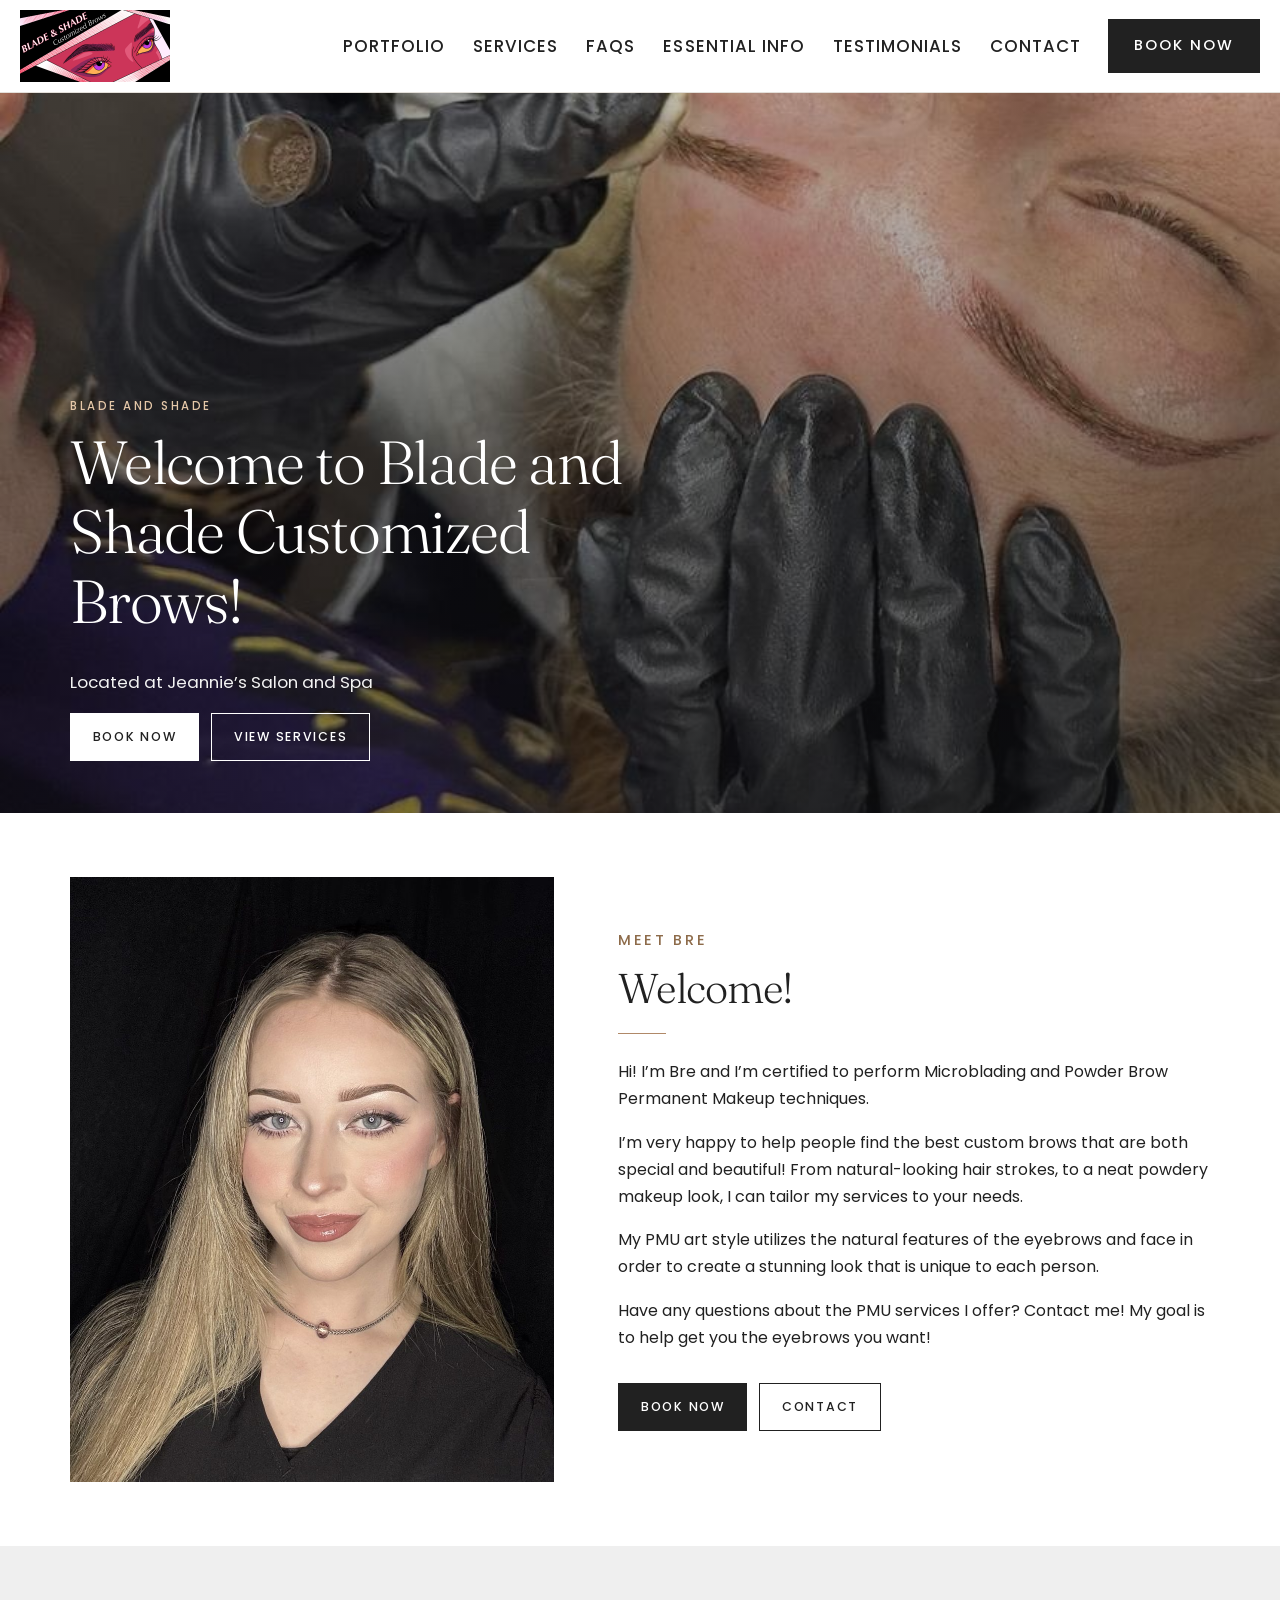
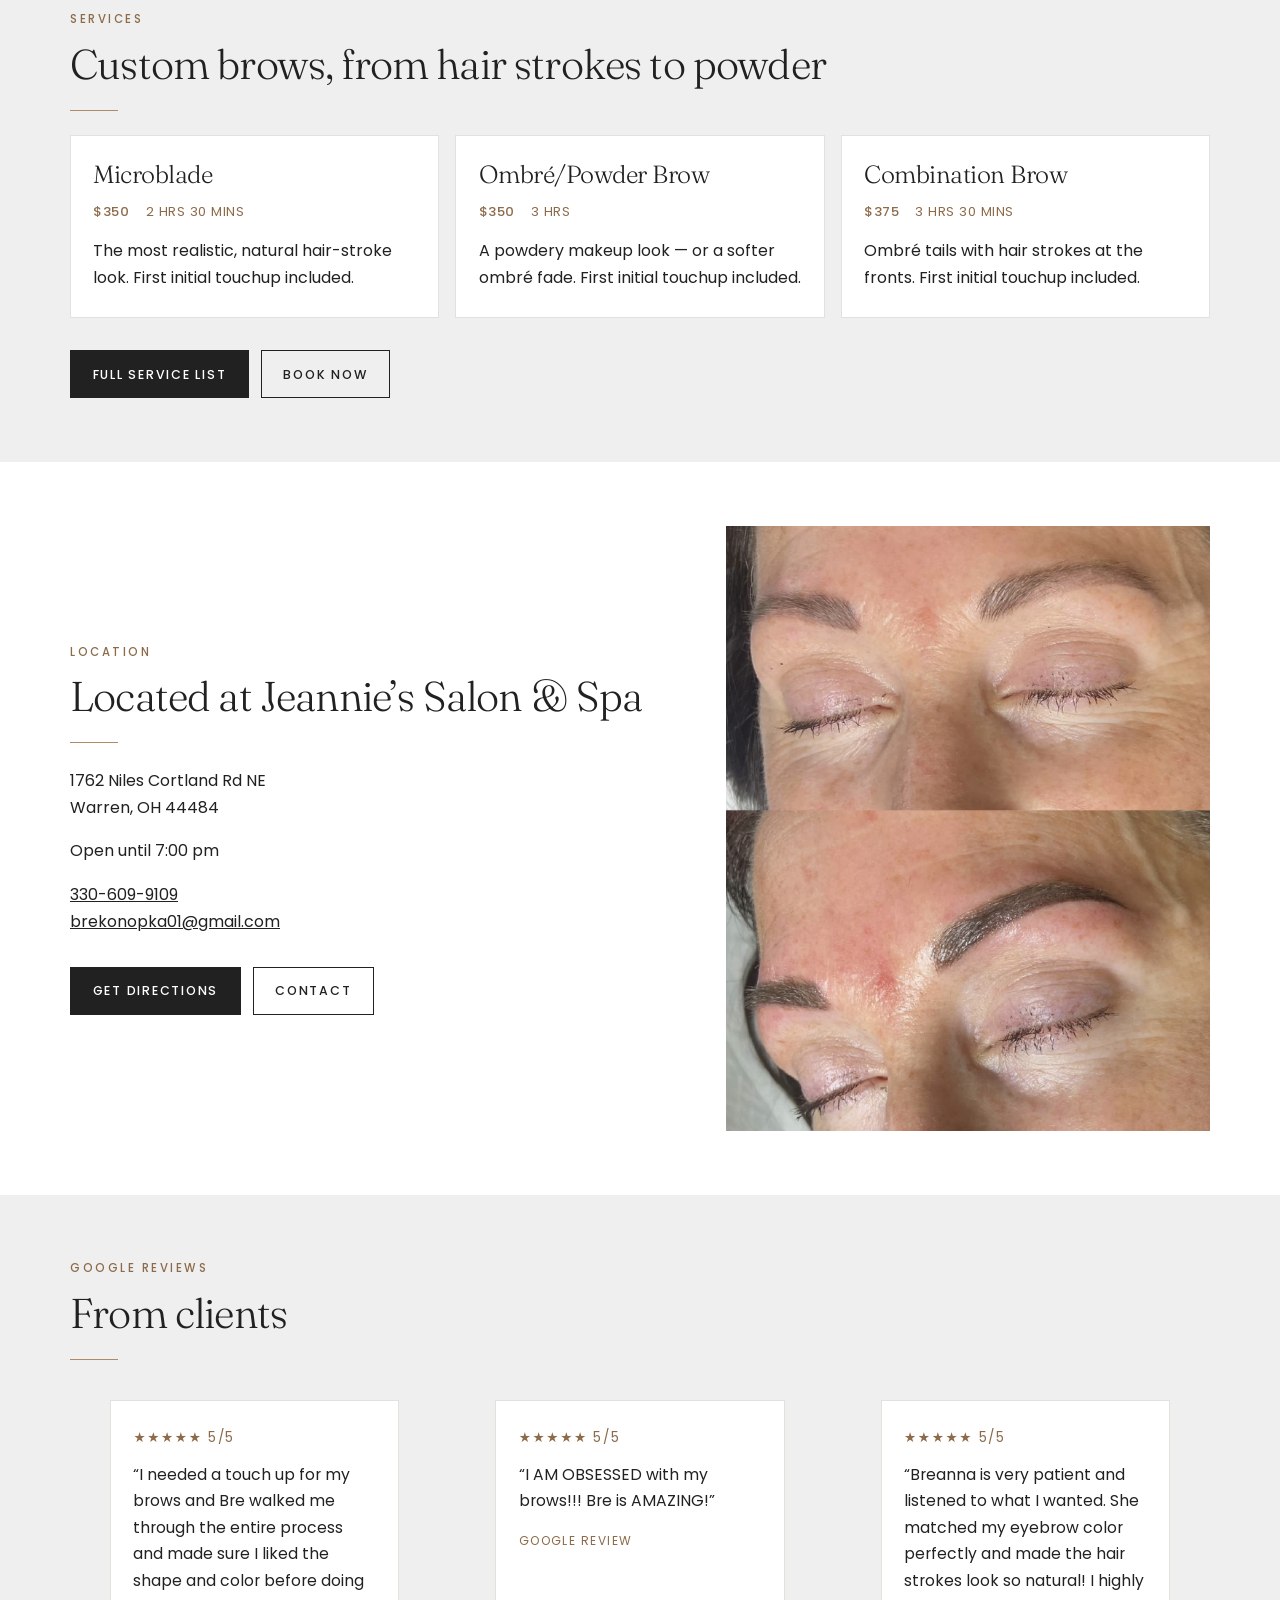
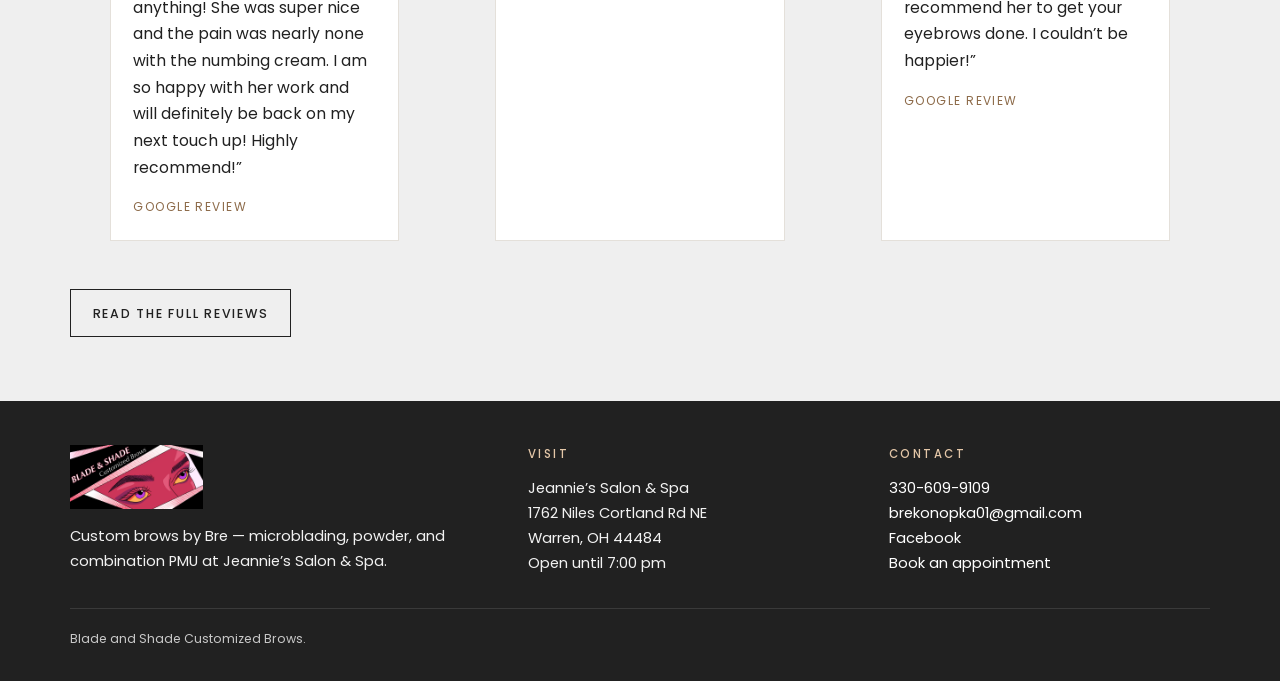
<file: site/index.html>
<!DOCTYPE html>
<html lang="en">
<head>
  <meta charset="utf-8">
  <meta name="viewport" content="width=device-width, initial-scale=1">
  <title>Blade and Shade Customized Brows | Microblading &amp; Powder Brow PMU</title>
  <meta name="description" content="Welcome to Blade and Shade Customized Brows. Certified microblading and powder brow PMU by Bre at Jeannie’s Salon and Spa in Warren, Ohio.">
  <link rel="canonical" href="https://www.bladeandshadepmu.com/">
  <meta property="og:title" content="Blade and Shade Customized Brows | Microblading &amp; Powder Brow PMU">
  <meta property="og:description" content="Welcome to Blade and Shade Customized Brows. Certified microblading and powder brow PMU by Bre at Jeannie’s Salon and Spa in Warren, Ohio.">
  <meta property="og:type" content="website">
  <meta property="og:image" content="assets/img/logo.png">
  <meta name="theme-color" content="#212121">
  <link rel="icon" href="assets/img/favicon.ico" sizes="any">
  <link rel="icon" href="assets/img/favicon-32.png" type="image/png" sizes="32x32">
  <link rel="icon" href="assets/img/site-icon-48.png" type="image/png" sizes="48x48">
  <link rel="icon" href="assets/img/site-icon-192.png" type="image/png" sizes="192x192">
  <link rel="apple-touch-icon" href="assets/img/apple-touch-icon.png">
  <link rel="preconnect" href="https://fonts.googleapis.com">
  <link rel="preconnect" href="https://fonts.gstatic.com" crossorigin>
  <link href="https://fonts.googleapis.com/css2?family=Fraunces:opsz,wght@9..144,300;9..144,400;9..144,500&family=Poppins:wght@300;400;500;600&display=swap" rel="stylesheet">
  <link rel="stylesheet" href="assets/css/styles.css?v=5">
  
</head>
<body>
  <header class="site-header">
    <div class="header-inner">
      <a class="logo" href="index.html"><img src="assets/img/logo-header.png" alt="Blade and Shade"></a>
      <nav class="nav" aria-label="Primary">
      <a href="portfolio.html">Portfolio</a>
      <a href="services.html">Services</a>
      <a href="faqs.html">FAQs</a>
      <a href="info.html">Essential Info</a>
      <a href="testimonials.html">Testimonials</a>
      <a href="contact.html">Contact</a>
      </nav>
      <a class="btn header-cta" href="contact.html">Book now</a>
      <button class="menu-btn" type="button" aria-expanded="false" aria-controls="mobile-nav">Menu</button>
    </div>
    <nav class="mobile-nav" id="mobile-nav" hidden>
      <a href="portfolio.html">Portfolio</a>
      <a href="services.html">Services</a>
      <a href="faqs.html">FAQs</a>
      <a href="info.html">Essential Info</a>
      <a href="testimonials.html">Testimonials</a>
      <a href="contact.html">Contact</a>
      <a class="btn" href="contact.html">Book now</a>
    </nav>
  </header>

  <section class="hero" style="background-image:url('assets/img/hero.jpg')">
    <div class="hero-inner">
      <span class="eyebrow" style="color:#e4c7a8">Blade and Shade</span>
      <h1>Welcome to Blade and Shade Customized Brows!</h1>
      <p>Located at Jeannie’s Salon and Spa</p>
      <div class="btn-row">
        <a class="btn btn-light" href="contact.html">Book now</a>
        <a class="btn btn-ghost" href="services.html" style="border-color:#fff;color:#fff">View services</a>
      </div>
    </div>
  </section>

  <section class="section">
    <div class="wrap split">
      <img class="portrait" src="assets/img/bre.jpg" alt="Bre, artist at Blade and Shade">
      <div class="copy">
        <span class="eyebrow eyebrow-lg">Meet Bre</span>
        <h2>Welcome!</h2>
        <hr class="rule">
        <p>Hi! I’m Bre and I’m certified to perform Microblading and Powder Brow Permanent Makeup techniques.</p>
        <p>I’m very happy to help people find the best custom brows that are both special and beautiful! From natural-looking hair strokes, to a neat powdery makeup look, I can tailor my services to your needs.</p>
        <p>My PMU art style utilizes the natural features of the eyebrows and face in order to create a stunning look that is unique to each person.</p>
        <p>Have any questions about the PMU services I offer? Contact me! My goal is to help get you the eyebrows you want!</p>
        <div class="btn-row mt">
          <a class="btn" href="contact.html">Book now</a>
          <a class="btn btn-ghost" href="contact.html">Contact</a>
        </div>
      </div>
    </div>
  </section>

  <section class="section section-mist">
    <div class="wrap">
      <span class="eyebrow">Services</span>
      <h2>Custom brows, from hair strokes to powder</h2>
      <hr class="rule">
      <div class="cards cols-3">
        <article class="card">
          <h3>Microblade</h3>
          <p class="meta"><span class="price">$350</span><span>2 hrs 30 mins</span></p>
          <p>The most realistic, natural hair-stroke look. First initial touchup included.</p>
        </article>
        <article class="card">
          <h3>Ombré/Powder Brow</h3>
          <p class="meta"><span class="price">$350</span><span>3 hrs</span></p>
          <p>A powdery makeup look — or a softer ombré fade. First initial touchup included.</p>
        </article>
        <article class="card">
          <h3>Combination Brow</h3>
          <p class="meta"><span class="price">$375</span><span>3 hrs 30 mins</span></p>
          <p>Ombré tails with hair strokes at the fronts. First initial touchup included.</p>
        </article>
      </div>
      <div class="btn-row mt">
        <a class="btn" href="services.html">Full service list</a>
        <a class="btn btn-ghost" href="contact.html">Book now</a>
      </div>
    </div>
  </section>


  <section class="section">
    <div class="wrap split reverse">
      <div>
        <span class="eyebrow">Location</span>
        <h2>Located at Jeannie’s Salon &amp; Spa</h2>
        <hr class="rule">
        <p>1762 Niles Cortland Rd NE<br>Warren, OH 44484</p>
        <p>Open until 7:00 pm</p>
        <p><a href="tel:3306099109">330-609-9109</a><br><a href="mailto:brekonopka01@gmail.com">brekonopka01@gmail.com</a></p>
        <div class="btn-row mt">
          <a class="btn" href="https://maps.google.com/?q=1762+Niles+Cortland+Rd+NE,+Warren,+OH+44484">Get directions</a>
          <a class="btn btn-ghost" href="contact.html">Contact</a>
        </div>
      </div>
      <img class="portrait" src="assets/img/portfolio/p02.jpg" alt="Blade and Shade brow work">
    </div>
  </section>

  <section class="section section-mist">
    <div class="wrap">
      <span class="eyebrow">Google reviews</span>
      <h2>From clients</h2>
      <hr class="rule">
      <div class="cards cols-3">
        <blockquote class="quote">
          <div class="stars">★★★★★ 5/5</div>
          <p>“I needed a touch up for my brows and Bre walked me through the entire process and made sure I liked the shape and color before doing anything! She was super nice and the pain was nearly none with the numbing cream. I am so happy with her work and will definitely be back on my next touch up! Highly recommend!”</p>
          <footer>Google review</footer>
        </blockquote>
        <blockquote class="quote">
          <div class="stars">★★★★★ 5/5</div>
          <p>“I AM OBSESSED with my brows!!! Bre is AMAZING!”</p>
          <footer>Google review</footer>
        </blockquote>
        <blockquote class="quote">
          <div class="stars">★★★★★ 5/5</div>
          <p>“Breanna is very patient and listened to what I wanted. She matched my eyebrow color perfectly and made the hair strokes look so natural! I highly recommend her to get your eyebrows done. I couldn’t be happier!”</p>
          <footer>Google review</footer>
        </blockquote>
      </div>
      <p class="mt"><a class="btn btn-ghost" href="testimonials.html">Read the full reviews</a></p>
    </div>
  </section>
  <div id="site-footer"></div>
  <script src="assets/js/site.js"></script>
</body>
</html>
</file>
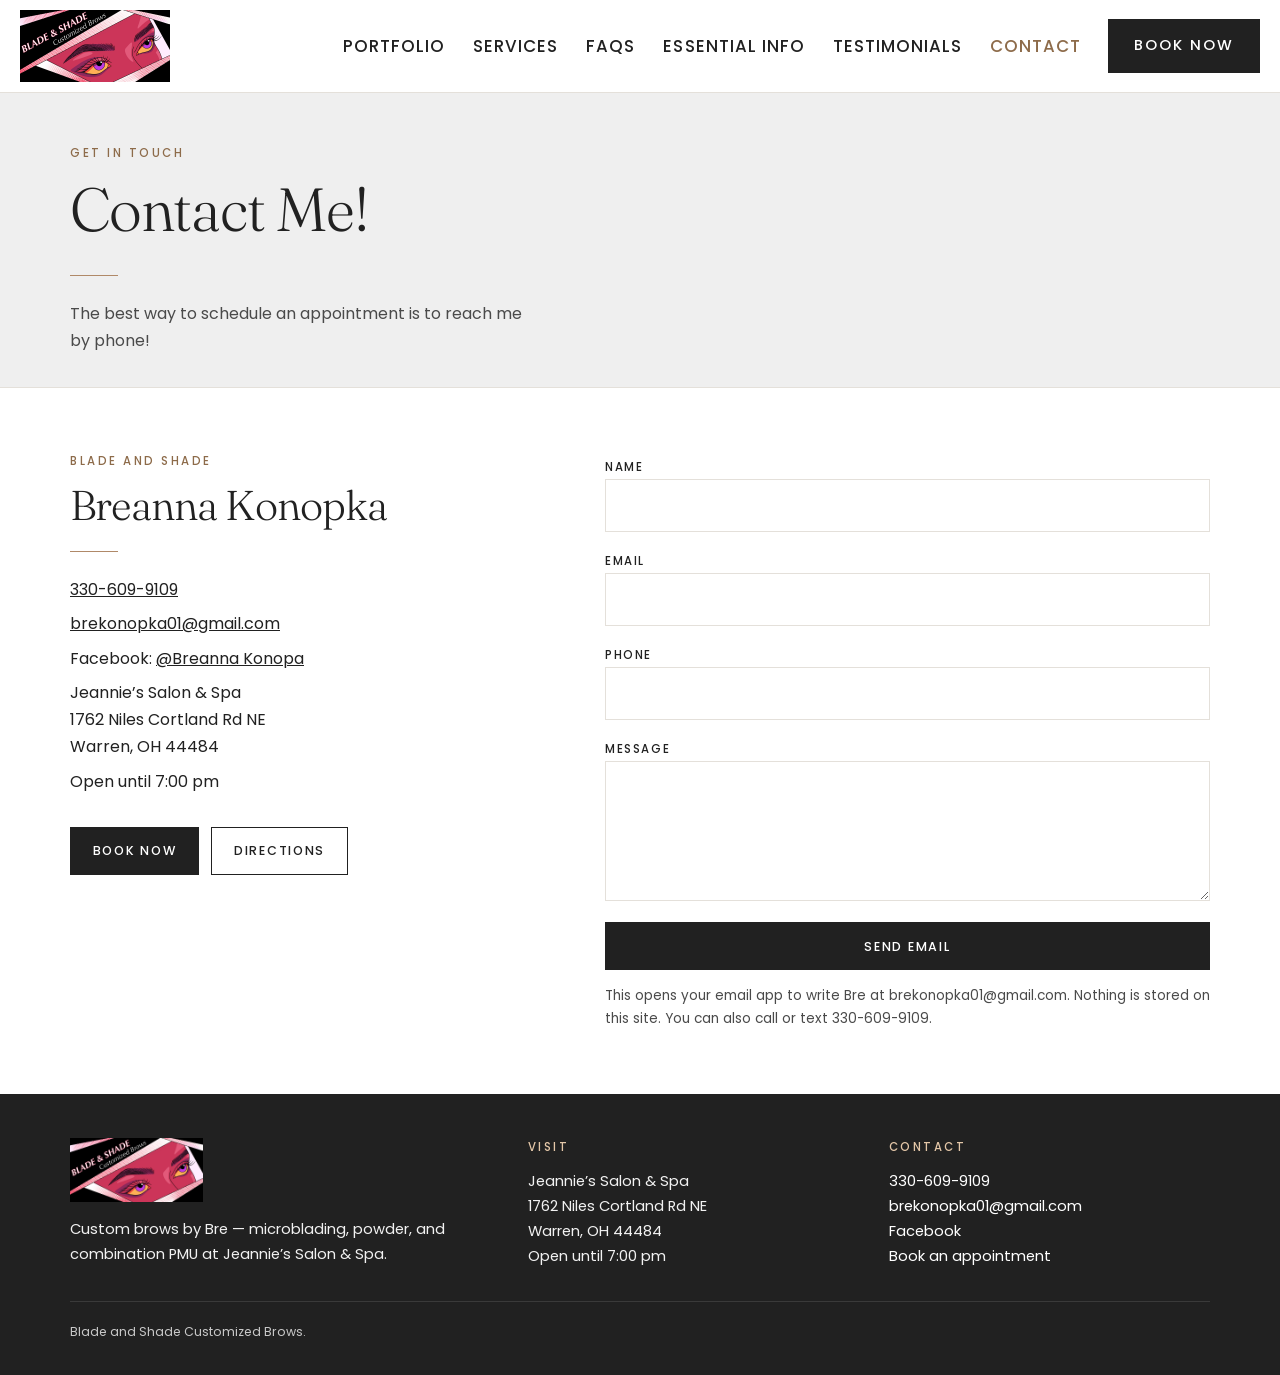
<file: site/contact.html>
<!DOCTYPE html>
<html lang="en">
<head>
  <meta charset="utf-8">
  <meta name="viewport" content="width=device-width, initial-scale=1">
  <title>Contact | Blade and Shade</title>
  <meta name="description" content="Reach Bre at Blade and Shade: 330-609-9109, brekonopka01@gmail.com. Jeannie’s Salon &amp; Spa, 1762 Niles Cortland Rd NE, Warren, OH 44484.">
  <link rel="canonical" href="https://www.bladeandshadepmu.com/contact">
  <meta property="og:title" content="Contact | Blade and Shade">
  <meta property="og:description" content="Reach Bre at Blade and Shade: 330-609-9109, brekonopka01@gmail.com. Jeannie’s Salon &amp; Spa, 1762 Niles Cortland Rd NE, Warren, OH 44484.">
  <meta property="og:type" content="website">
  <meta property="og:image" content="assets/img/logo.png">
  <meta name="theme-color" content="#212121">
  <link rel="icon" href="assets/img/favicon.ico" sizes="any">
  <link rel="icon" href="assets/img/favicon-32.png" type="image/png" sizes="32x32">
  <link rel="icon" href="assets/img/site-icon-48.png" type="image/png" sizes="48x48">
  <link rel="icon" href="assets/img/site-icon-192.png" type="image/png" sizes="192x192">
  <link rel="apple-touch-icon" href="assets/img/apple-touch-icon.png">
  <link rel="preconnect" href="https://fonts.googleapis.com">
  <link rel="preconnect" href="https://fonts.gstatic.com" crossorigin>
  <link href="https://fonts.googleapis.com/css2?family=Fraunces:opsz,wght@9..144,300;9..144,400;9..144,500&family=Poppins:wght@300;400;500;600&display=swap" rel="stylesheet">
  <link rel="stylesheet" href="assets/css/styles.css">
  
</head>
<body>
  <header class="site-header">
    <div class="header-inner">
      <a class="logo" href="index.html"><img src="assets/img/logo-header.png" alt="Blade and Shade"></a>
      <nav class="nav" aria-label="Primary">
      <a href="portfolio.html">Portfolio</a>
      <a href="services.html">Services</a>
      <a href="faqs.html">FAQs</a>
      <a href="info.html">Essential Info</a>
      <a href="testimonials.html">Testimonials</a>
      <a href="contact.html" aria-current="page">Contact</a>
      </nav>
      <a class="btn header-cta" href="contact.html">Book now</a>
      <button class="menu-btn" type="button" aria-expanded="false" aria-controls="mobile-nav">Menu</button>
    </div>
    <nav class="mobile-nav" id="mobile-nav" hidden>
      <a href="portfolio.html">Portfolio</a>
      <a href="services.html">Services</a>
      <a href="faqs.html">FAQs</a>
      <a href="info.html">Essential Info</a>
      <a href="testimonials.html">Testimonials</a>
      <a href="contact.html" aria-current="page">Contact</a>
      <a class="btn" href="contact.html">Book now</a>
    </nav>
  </header>
  <section class="page-hero">
    <div class="wrap">
      <span class="eyebrow">Get in touch</span>
      <h1>Contact Me!</h1>
      <hr class="rule">
      <p class="muted" style="max-width:46ch">The best way to schedule an appointment is to reach me by phone!</p>
    </div>
  </section>

  <section class="section">
    <div class="wrap contact-grid">
      <div class="vcard">
        <span class="eyebrow">Blade and Shade</span>
        <h2>Breanna Konopka</h2>
        <hr class="rule">
        <p><a href="tel:3306099109">330-609-9109</a></p>
        <p><a href="mailto:brekonopka01@gmail.com">brekonopka01@gmail.com</a></p>
        <p>Facebook: <a href="https://www.facebook.com/profile.php?id=61559056214686">@Breanna Konopa</a></p>
        <p>Jeannie’s Salon & Spa<br>1762 Niles Cortland Rd NE<br>Warren, OH 44484</p>
        <p>Open until 7:00 pm</p>
        <div class="btn-row mt">
          <a class="btn" href="contact.html">Book now</a>
          <a class="btn btn-ghost" href="https://maps.google.com/?q=1762+Niles+Cortland+Rd+NE,+Warren,+OH+44484">Directions</a>
        </div>
      </div>
      <form id="contact-form">
        <div>
          <label for="name">Name</label>
          <input id="name" name="name" autocomplete="name" required>
        </div>
        <div>
          <label for="email">Email</label>
          <input id="email" name="email" type="email" autocomplete="email" required>
        </div>
        <div>
          <label for="phone">Phone</label>
          <input id="phone" name="phone" type="tel" autocomplete="tel">
        </div>
        <div>
          <label for="message">Message</label>
          <textarea id="message" name="message" required></textarea>
        </div>
        <button class="btn" type="submit">Send email</button>
        <p class="form-note">This opens your email app to write Bre at brekonopka01@gmail.com. Nothing is stored on this site. You can also call or text 330-609-9109.</p>
      </form>
    </div>
  </section>
  <div id="site-footer"></div>
  <script src="assets/js/site.js"></script>
</body>
</html>
</file>
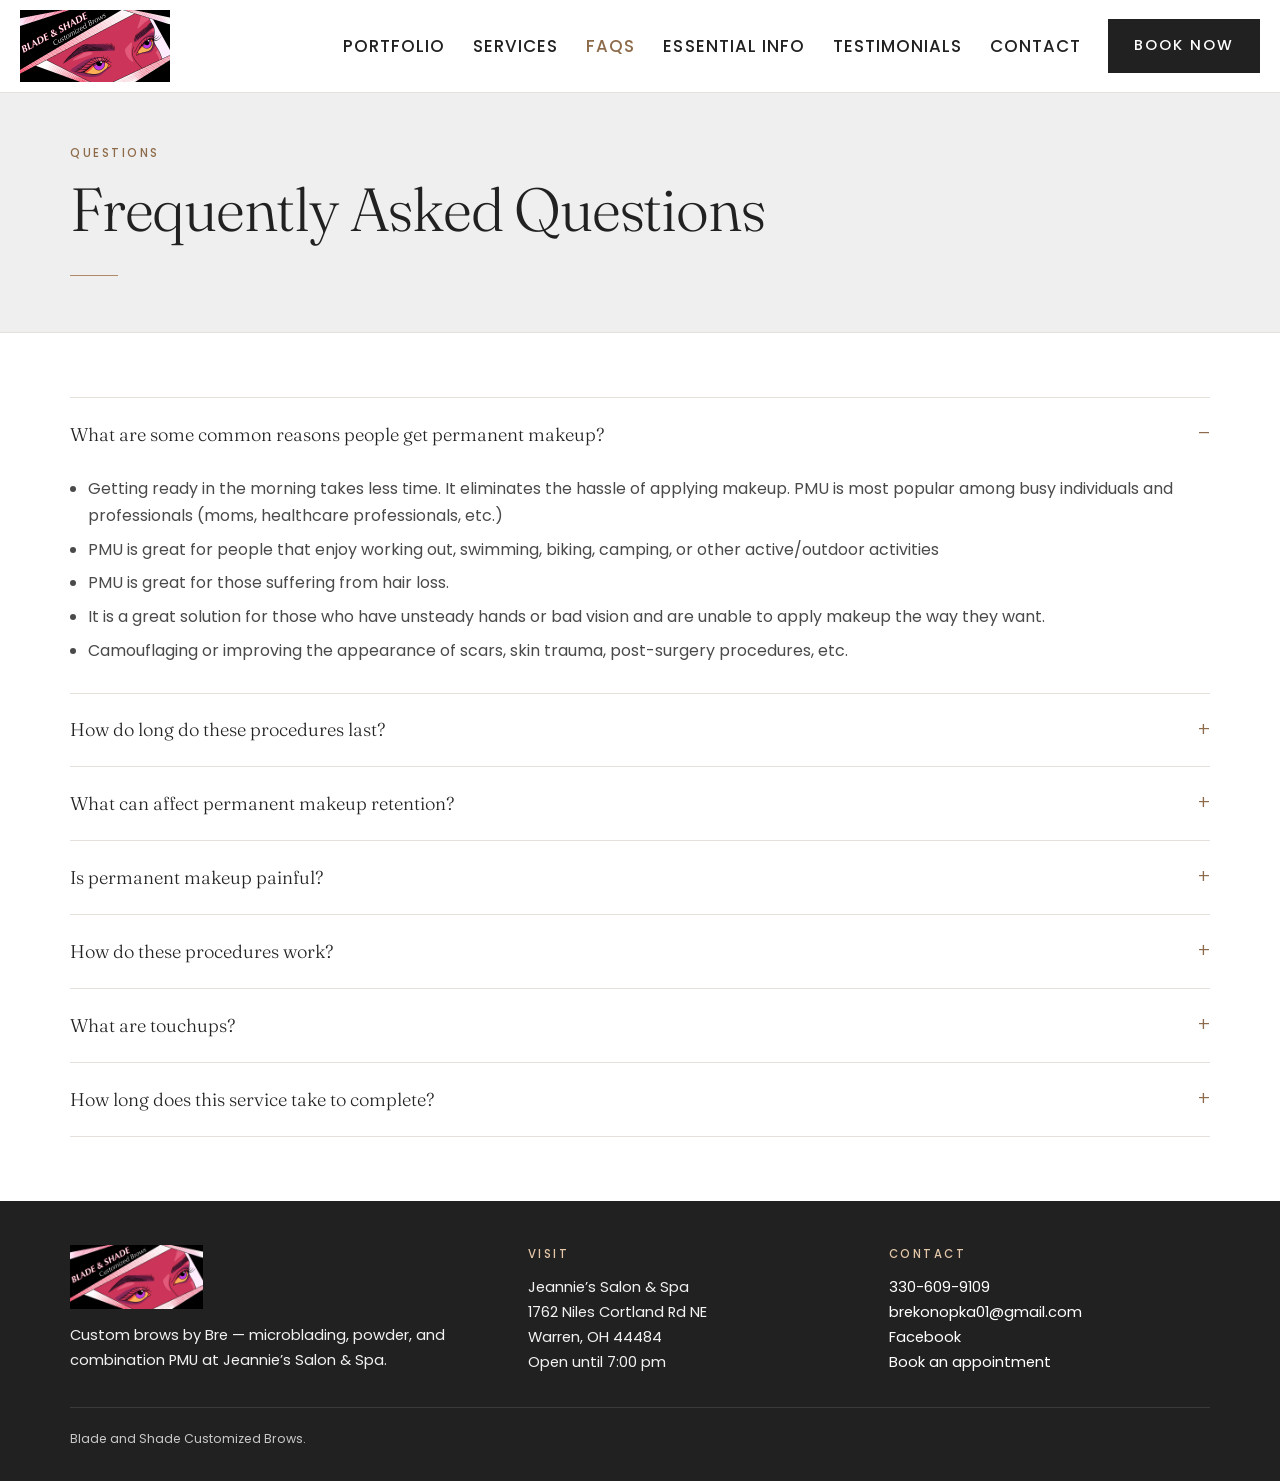
<file: site/faqs.html>
<!DOCTYPE html>
<html lang="en">
<head>
  <meta charset="utf-8">
  <meta name="viewport" content="width=device-width, initial-scale=1">
  <title>FAQs | Blade and Shade</title>
  <meta name="description" content="Answers from Blade and Shade about how permanent makeup works, how long it lasts, pain, retention, and touchups.">
  <link rel="canonical" href="https://www.bladeandshadepmu.com/faqs">
  <meta property="og:title" content="FAQs | Blade and Shade">
  <meta property="og:description" content="Answers from Blade and Shade about how permanent makeup works, how long it lasts, pain, retention, and touchups.">
  <meta property="og:type" content="website">
  <meta property="og:image" content="assets/img/logo.png">
  <meta name="theme-color" content="#212121">
  <link rel="icon" href="assets/img/favicon.ico" sizes="any">
  <link rel="icon" href="assets/img/favicon-32.png" type="image/png" sizes="32x32">
  <link rel="icon" href="assets/img/site-icon-48.png" type="image/png" sizes="48x48">
  <link rel="icon" href="assets/img/site-icon-192.png" type="image/png" sizes="192x192">
  <link rel="apple-touch-icon" href="assets/img/apple-touch-icon.png">
  <link rel="preconnect" href="https://fonts.googleapis.com">
  <link rel="preconnect" href="https://fonts.gstatic.com" crossorigin>
  <link href="https://fonts.googleapis.com/css2?family=Fraunces:opsz,wght@9..144,300;9..144,400;9..144,500&family=Poppins:wght@300;400;500;600&display=swap" rel="stylesheet">
  <link rel="stylesheet" href="assets/css/styles.css">
  
</head>
<body>
  <header class="site-header">
    <div class="header-inner">
      <a class="logo" href="index.html"><img src="assets/img/logo-header.png" alt="Blade and Shade"></a>
      <nav class="nav" aria-label="Primary">
      <a href="portfolio.html">Portfolio</a>
      <a href="services.html">Services</a>
      <a href="faqs.html" aria-current="page">FAQs</a>
      <a href="info.html">Essential Info</a>
      <a href="testimonials.html">Testimonials</a>
      <a href="contact.html">Contact</a>
      </nav>
      <a class="btn header-cta" href="contact.html">Book now</a>
      <button class="menu-btn" type="button" aria-expanded="false" aria-controls="mobile-nav">Menu</button>
    </div>
    <nav class="mobile-nav" id="mobile-nav" hidden>
      <a href="portfolio.html">Portfolio</a>
      <a href="services.html">Services</a>
      <a href="faqs.html" aria-current="page">FAQs</a>
      <a href="info.html">Essential Info</a>
      <a href="testimonials.html">Testimonials</a>
      <a href="contact.html">Contact</a>
      <a class="btn" href="contact.html">Book now</a>
    </nav>
  </header>
  <section class="page-hero">
    <div class="wrap">
      <span class="eyebrow">Questions</span>
      <h1>Frequently Asked Questions</h1>
      <hr class="rule">
      
    </div>
  </section>

  <section class="section">
    <div class="wrap faq">
      <details open>
        <summary>What are some common reasons people get permanent makeup?</summary>
        <div class="answer">
          <ul>
            <li>Getting ready in the morning takes less time. It eliminates the hassle of applying makeup. PMU is most popular among busy individuals and professionals (moms, healthcare professionals, etc.)</li>
            <li>PMU is great for people that enjoy working out, swimming, biking, camping, or other active/outdoor activities</li>
            <li>PMU is great for those suffering from hair loss.</li>
            <li>It is a great solution for those who have unsteady hands or bad vision and are unable to apply makeup the way they want.</li>
            <li>Camouflaging or improving the appearance of scars, skin trauma, post-surgery procedures, etc.</li>
          </ul>
        </div>
      </details>
      <details>
        <summary>How do long do these procedures last?</summary>
        <div class="answer">
          <p>Unlike a traditional tattoo, the coloring from these applications don’t last as long because we use different tools, a smaller amount and different type of pigment, and implant ink into a different layer of skin. Skin type and care play a huge role in retention as well. Microblading typically lasts 1-2 years. Ombre typically lasts 1-5 years depending on skin type and lifestyle. Annual or Semi-annual Touchups are recommended for the best and longest-lasting results. Also, dry skin retains pigments much longer. Oily skin tends to fade faster, and needs more maintenance and touch ups. This is a major factor in longevity.</p>
        </div>
      </details>
      <details>
        <summary>What can affect permanent makeup retention?</summary>
        <div class="answer">
          <p>A preexisting brow tattoo, the quality of pigments, proper pigment implantation, different health issues and medications, UVA/UB/IR rays, Retin A/retinol/AHA'S/BHA'S/salicylic acids/chemical peels, not strictly following the aftercare instructions, heavy bleeders, and different skin types.</p>
        </div>
      </details>
      <details>
        <summary>Is permanent makeup painful?</summary>
        <div class="answer">
          <p>Pain levels vary for each client, but generally the pain level is minimal to none. A topical anesthetic is applied before and during the procedure to ensure the client is comfortable. These anesthetics are lidocaine based.</p>
        </div>
      </details>
      <details>
        <summary>How do these procedures work?</summary>
        <div class="answer">
          <p>Pigment is applied using a hand tool or tattoo machine. The microblading hand tool has a row of tiny needles used to create thin hair strokes in the skin. For ombré/powder brow, a tattoo machine is used to create a powdery, filled-in makeup look. Pigment is implanted in the epidermis of the skin allowing for a natural, filled-in or powdery look. A touchup is recommended 5-8 weeks (depending on age) after the initial appointment.</p>
        </div>
      </details>
      <details>
        <summary>What are touchups?</summary>
        <div class="answer">
          <p>A touchup appointment is a "perfecting session". This is done 4- 8 weeks after the initial appointment. During this appointment we address any areas that did not heal as well as we would have liked. We can fill in hairs, solidify existing hair strokes, darken the color, and make any shape adjustments. Because we cannot lighten pigment, it is VERY important to go conservative during the initial appointment. We can always add, but cannot take away. Touchups are also recommended yearly or bi yearly to keep brows looking fresh and pigmented. First touchups are included in each service due to their importance.</p>
          <p>*Younger clients can sometimes be touched up at the 4-week mark while older clients should wait at least 6 weeks for a touchup appointment.</p>
        </div>
      </details>
      <details>
        <summary>How long does this service take to complete?</summary>
        <div class="answer">
          <p>The initial procedure takes anywhere between 2-3 hours depending on the service and client skin type. Combination brows tend to take longer due to extra steps during the procedure. Touchups take 1-2 hours depending on how much work needs to be done.</p>
        </div>
      </details>
    </div>
  </section>
  <div id="site-footer"></div>
  <script src="assets/js/site.js"></script>
</body>
</html>
</file>
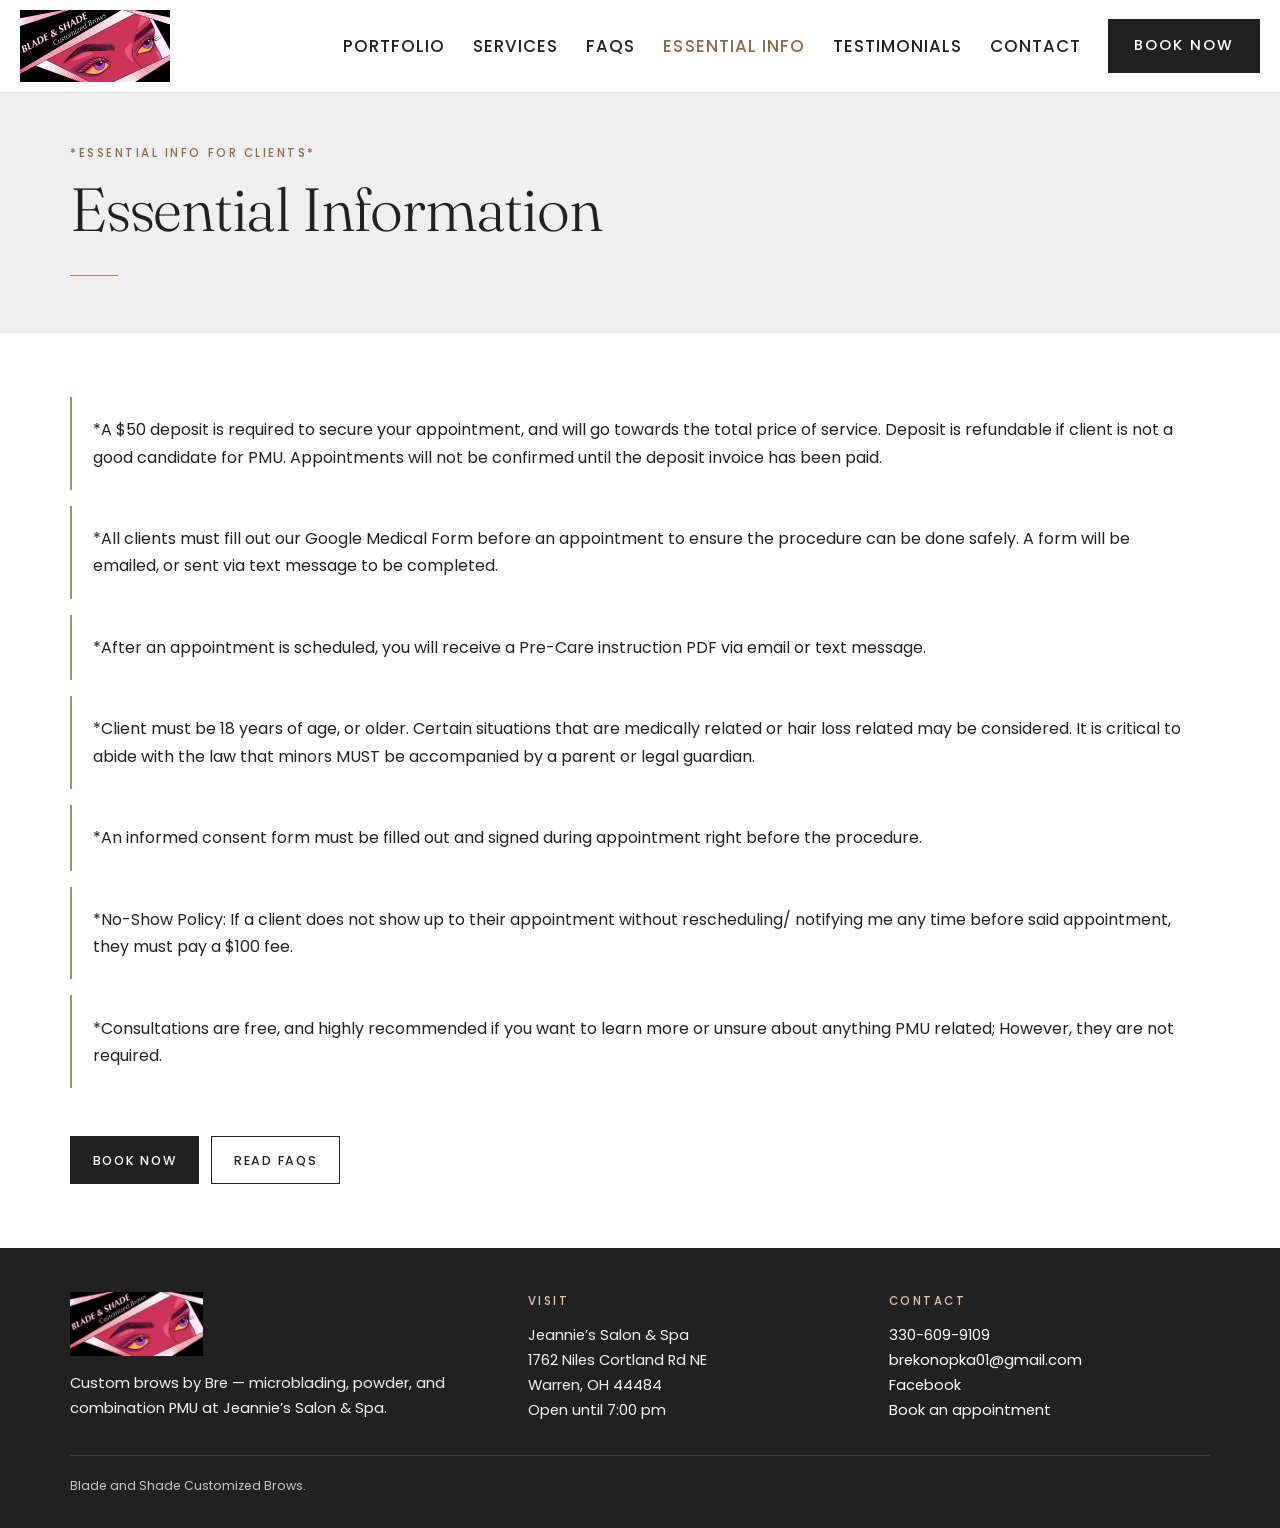
<file: site/info.html>
<!DOCTYPE html>
<html lang="en">
<head>
  <meta charset="utf-8">
  <meta name="viewport" content="width=device-width, initial-scale=1">
  <title>Essential Information | Blade and Shade</title>
  <meta name="description" content="Deposits, medical forms, pre-care, age, consent, no-show policy, and free consultations at Blade and Shade.">
  <link rel="canonical" href="https://www.bladeandshadepmu.com/info">
  <meta property="og:title" content="Essential Information | Blade and Shade">
  <meta property="og:description" content="Deposits, medical forms, pre-care, age, consent, no-show policy, and free consultations at Blade and Shade.">
  <meta property="og:type" content="website">
  <meta property="og:image" content="assets/img/logo.png">
  <meta name="theme-color" content="#212121">
  <link rel="icon" href="assets/img/favicon.ico" sizes="any">
  <link rel="icon" href="assets/img/favicon-32.png" type="image/png" sizes="32x32">
  <link rel="icon" href="assets/img/site-icon-48.png" type="image/png" sizes="48x48">
  <link rel="icon" href="assets/img/site-icon-192.png" type="image/png" sizes="192x192">
  <link rel="apple-touch-icon" href="assets/img/apple-touch-icon.png">
  <link rel="preconnect" href="https://fonts.googleapis.com">
  <link rel="preconnect" href="https://fonts.gstatic.com" crossorigin>
  <link href="https://fonts.googleapis.com/css2?family=Fraunces:opsz,wght@9..144,300;9..144,400;9..144,500&family=Poppins:wght@300;400;500;600&display=swap" rel="stylesheet">
  <link rel="stylesheet" href="assets/css/styles.css">
  
</head>
<body>
  <header class="site-header">
    <div class="header-inner">
      <a class="logo" href="index.html"><img src="assets/img/logo-header.png" alt="Blade and Shade"></a>
      <nav class="nav" aria-label="Primary">
      <a href="portfolio.html">Portfolio</a>
      <a href="services.html">Services</a>
      <a href="faqs.html">FAQs</a>
      <a href="info.html" aria-current="page">Essential Info</a>
      <a href="testimonials.html">Testimonials</a>
      <a href="contact.html">Contact</a>
      </nav>
      <a class="btn header-cta" href="contact.html">Book now</a>
      <button class="menu-btn" type="button" aria-expanded="false" aria-controls="mobile-nav">Menu</button>
    </div>
    <nav class="mobile-nav" id="mobile-nav" hidden>
      <a href="portfolio.html">Portfolio</a>
      <a href="services.html">Services</a>
      <a href="faqs.html">FAQs</a>
      <a href="info.html" aria-current="page">Essential Info</a>
      <a href="testimonials.html">Testimonials</a>
      <a href="contact.html">Contact</a>
      <a class="btn" href="contact.html">Book now</a>
    </nav>
  </header>
  <section class="page-hero">
    <div class="wrap">
      <span class="eyebrow">*Essential Info for Clients*</span>
      <h1>Essential Information</h1>
      <hr class="rule">
      
    </div>
  </section>

  <section class="section">
    <div class="wrap policies">
      <div class="policy">
        <p>*A $50 deposit is required to secure your appointment, and will go towards the total price of service. Deposit is refundable if client is not a good candidate for PMU. Appointments will not be confirmed until the deposit invoice has been paid.</p>
      </div>
      <div class="policy">
        <p>*All clients must fill out our Google Medical Form before an appointment to ensure the procedure can be done safely. A form will be emailed, or sent via text message to be completed.</p>
      </div>
      <div class="policy">
        <p>*After an appointment is scheduled, you will receive a Pre-Care instruction PDF via email or text message.</p>
      </div>
      <div class="policy">
        <p>*Client must be 18 years of age, or older. Certain situations that are medically related or hair loss related may be considered. It is critical to abide with the law that minors MUST be accompanied by a parent or legal guardian.</p>
      </div>
      <div class="policy">
        <p>*An informed consent form must be filled out and signed during appointment right before the procedure.</p>
      </div>
      <div class="policy">
        <p>*No-Show Policy: If a client does not show up to their appointment without rescheduling/ notifying me any time before said appointment, they must pay a $100 fee.</p>
      </div>
      <div class="policy">
        <p>*Consultations are free, and highly recommended if you want to learn more or unsure about anything PMU related; However, they are not required.</p>
      </div>
      <div class="btn-row mt">
        <a class="btn" href="contact.html">Book now</a>
        <a class="btn btn-ghost" href="faqs.html">Read FAQs</a>
      </div>
    </div>
  </section>
  <div id="site-footer"></div>
  <script src="assets/js/site.js"></script>
</body>
</html>
</file>
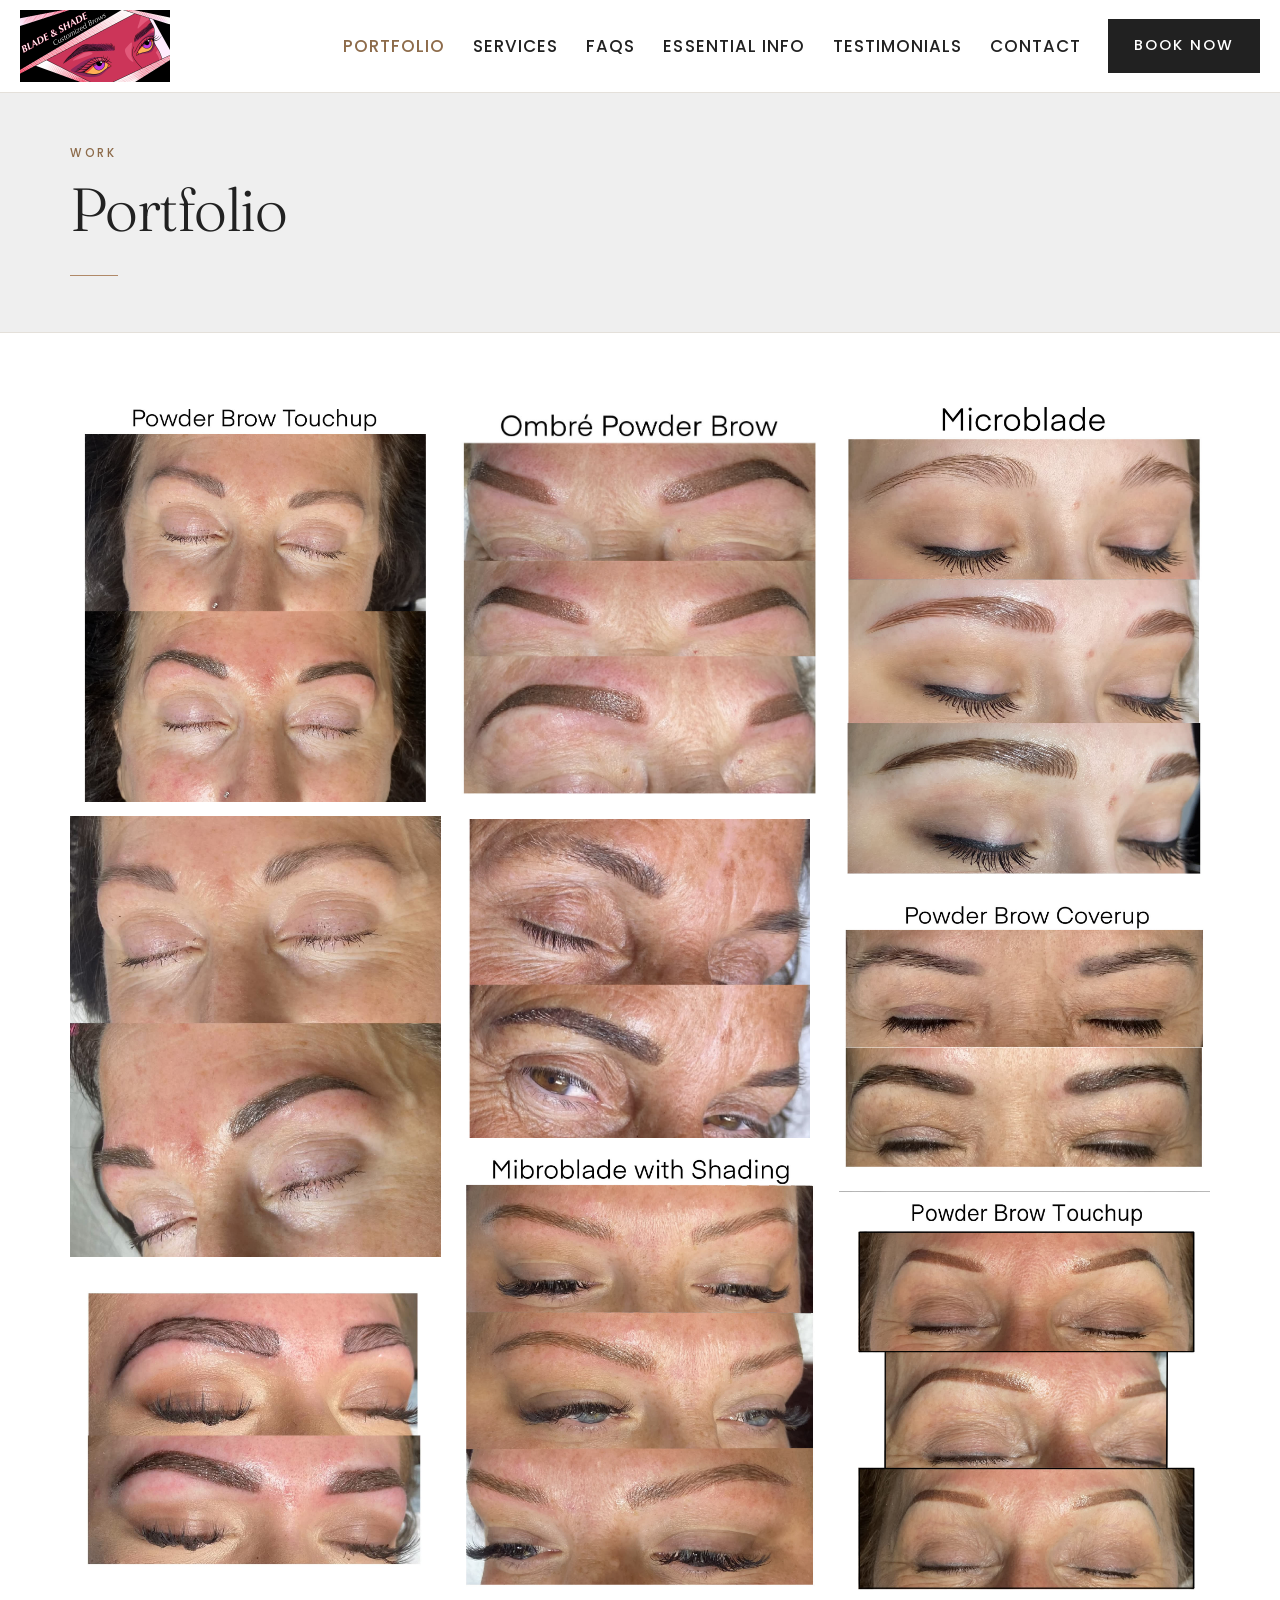
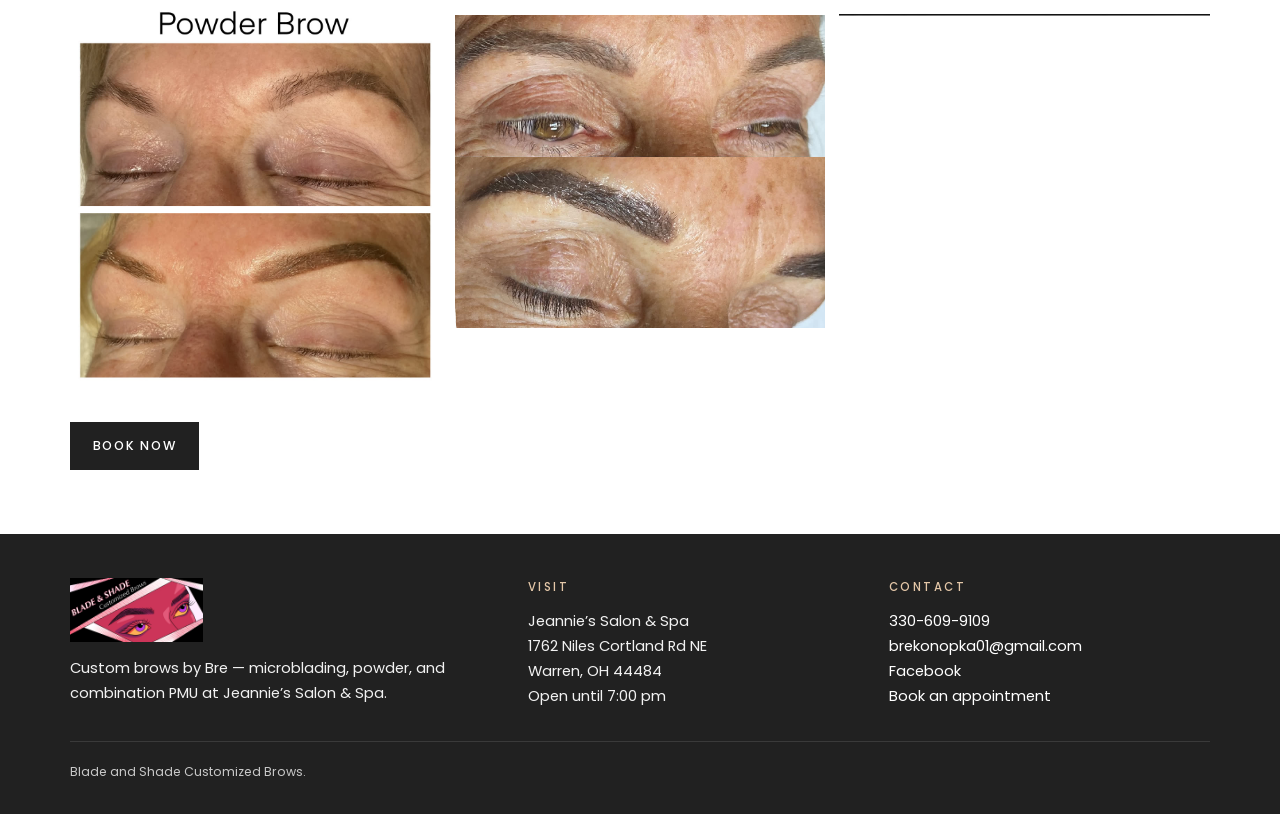
<file: site/portfolio.html>
<!DOCTYPE html>
<html lang="en">
<head>
  <meta charset="utf-8">
  <meta name="viewport" content="width=device-width, initial-scale=1">
  <title>Portfolio | Blade and Shade</title>
  <meta name="description" content="Before-and-after and healed brow work by Bre at Blade and Shade Customized Brows.">
  <link rel="canonical" href="https://www.bladeandshadepmu.com/portfolio">
  <meta property="og:title" content="Portfolio | Blade and Shade">
  <meta property="og:description" content="Before-and-after and healed brow work by Bre at Blade and Shade Customized Brows.">
  <meta property="og:type" content="website">
  <meta property="og:image" content="assets/img/logo.png">
  <meta name="theme-color" content="#212121">
  <link rel="icon" href="assets/img/favicon.ico" sizes="any">
  <link rel="icon" href="assets/img/favicon-32.png" type="image/png" sizes="32x32">
  <link rel="icon" href="assets/img/site-icon-48.png" type="image/png" sizes="48x48">
  <link rel="icon" href="assets/img/site-icon-192.png" type="image/png" sizes="192x192">
  <link rel="apple-touch-icon" href="assets/img/apple-touch-icon.png">
  <link rel="preconnect" href="https://fonts.googleapis.com">
  <link rel="preconnect" href="https://fonts.gstatic.com" crossorigin>
  <link href="https://fonts.googleapis.com/css2?family=Fraunces:opsz,wght@9..144,300;9..144,400;9..144,500&family=Poppins:wght@300;400;500;600&display=swap" rel="stylesheet">
  <link rel="stylesheet" href="assets/css/styles.css">
  
</head>
<body>
  <header class="site-header">
    <div class="header-inner">
      <a class="logo" href="index.html"><img src="assets/img/logo-header.png" alt="Blade and Shade"></a>
      <nav class="nav" aria-label="Primary">
      <a href="portfolio.html" aria-current="page">Portfolio</a>
      <a href="services.html">Services</a>
      <a href="faqs.html">FAQs</a>
      <a href="info.html">Essential Info</a>
      <a href="testimonials.html">Testimonials</a>
      <a href="contact.html">Contact</a>
      </nav>
      <a class="btn header-cta" href="contact.html">Book now</a>
      <button class="menu-btn" type="button" aria-expanded="false" aria-controls="mobile-nav">Menu</button>
    </div>
    <nav class="mobile-nav" id="mobile-nav" hidden>
      <a href="portfolio.html" aria-current="page">Portfolio</a>
      <a href="services.html">Services</a>
      <a href="faqs.html">FAQs</a>
      <a href="info.html">Essential Info</a>
      <a href="testimonials.html">Testimonials</a>
      <a href="contact.html">Contact</a>
      <a class="btn" href="contact.html">Book now</a>
    </nav>
  </header>
  <section class="page-hero">
    <div class="wrap">
      <span class="eyebrow">Work</span>
      <h1>Portfolio</h1>
      <hr class="rule">
      
    </div>
  </section>

  <section class="section">
    <div class="wrap gallery">
      <img src="assets/img/portfolio/p01.jpg" alt="Blade and Shade brow portfolio 1">
      <img src="assets/img/portfolio/p02.jpg" alt="Blade and Shade brow portfolio 2">
      <img src="assets/img/portfolio/p03.jpg" alt="Blade and Shade brow portfolio 3">
      <img src="assets/img/portfolio/p04.jpg" alt="Blade and Shade brow portfolio 4">
      <img src="assets/img/portfolio/p05.jpg" alt="Blade and Shade brow portfolio 5">
      <img src="assets/img/portfolio/p06.jpg" alt="Blade and Shade brow portfolio 6">
      <img src="assets/img/portfolio/p07.jpg" alt="Blade and Shade brow portfolio 7">
      <img src="assets/img/portfolio/p08.jpg" alt="Blade and Shade brow portfolio 8">
      <img src="assets/img/portfolio/p09.jpg" alt="Blade and Shade brow portfolio 9">
      <img src="assets/img/portfolio/p10.jpg" alt="Blade and Shade brow portfolio 10">
      <img src="assets/img/portfolio/p11.jpg" alt="Blade and Shade brow portfolio 11">
    </div>
    <div class="wrap mt">
      <a class="btn" href="contact.html">Book now</a>
    </div>
  </section>
  <div id="site-footer"></div>
  <script src="assets/js/site.js"></script>
</body>
</html>
</file>
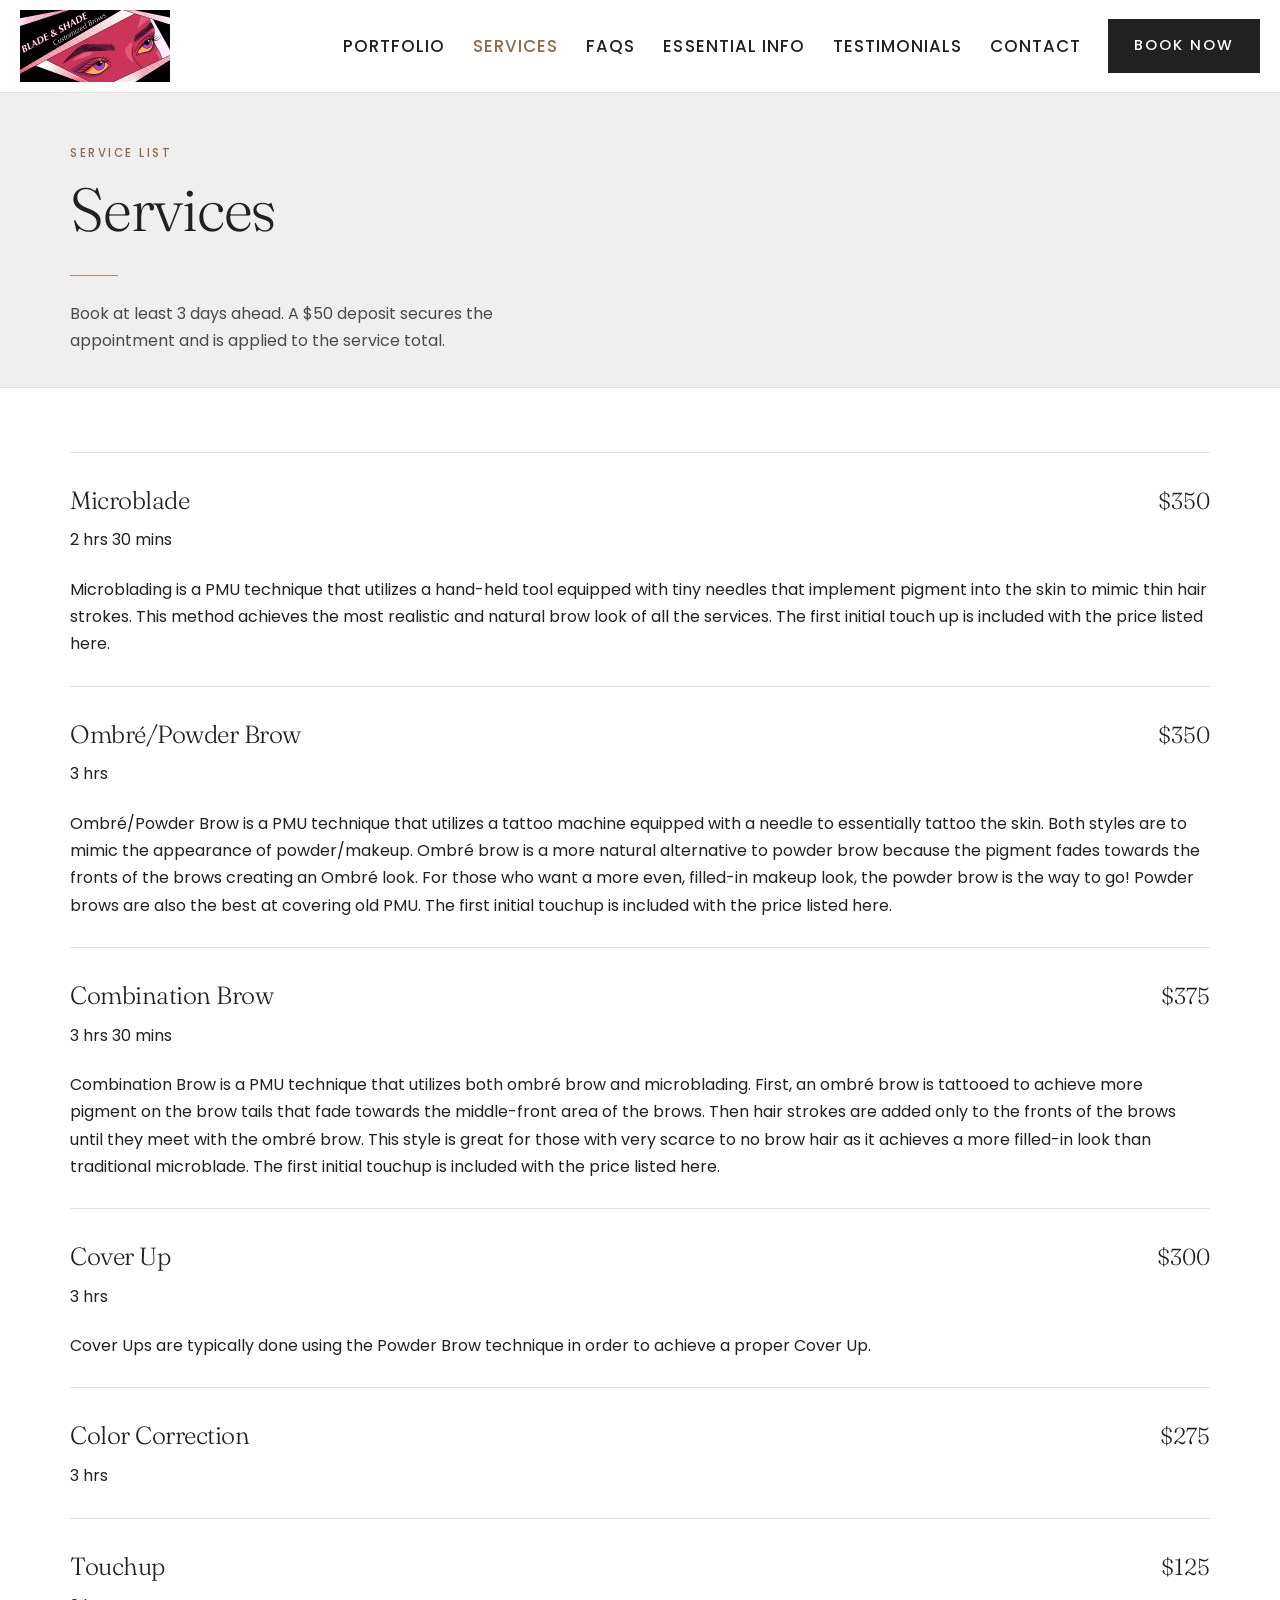
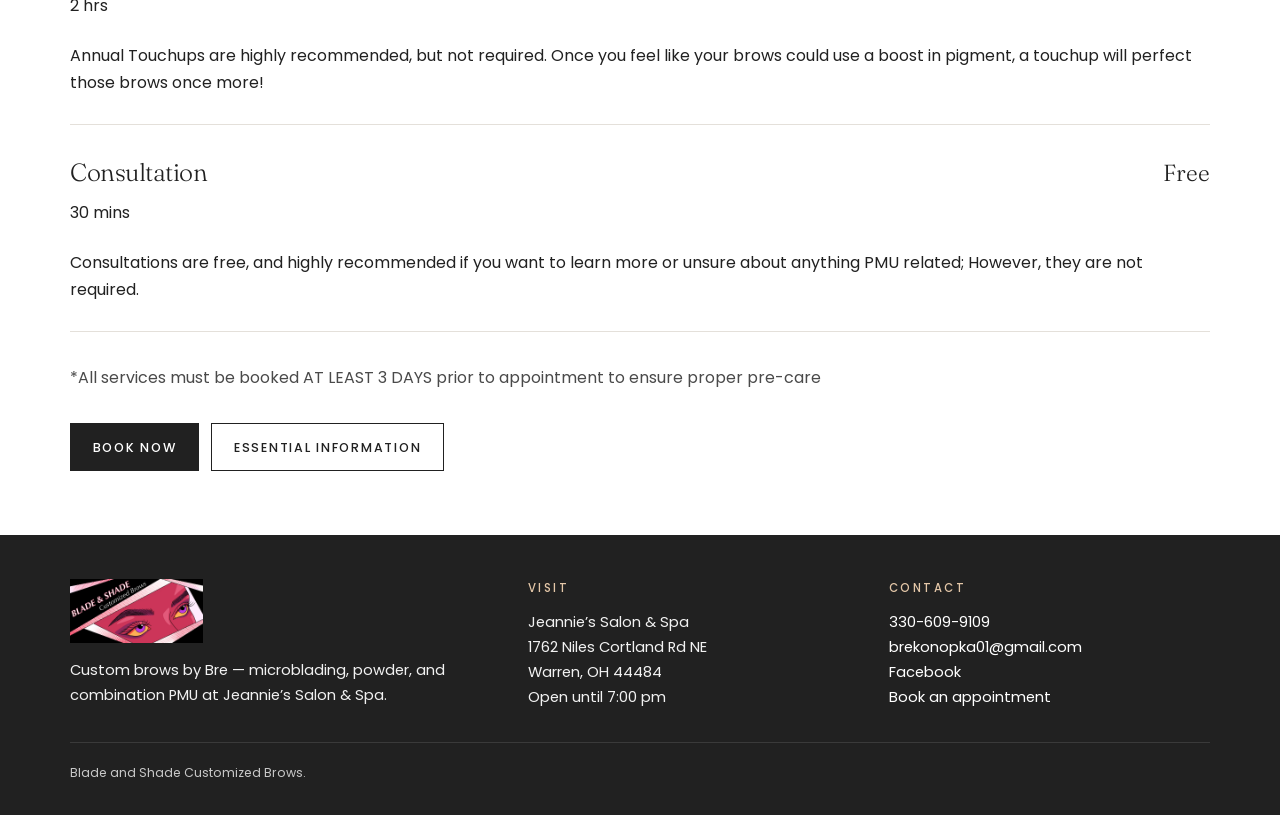
<file: site/services.html>
<!DOCTYPE html>
<html lang="en">
<head>
  <meta charset="utf-8">
  <meta name="viewport" content="width=device-width, initial-scale=1">
  <title>Services &amp; Booking | Blade and Shade</title>
  <meta name="description" content="Microblade $350, Ombré/Powder Brow $350, Combination Brow $375, Cover Up $300, Color Correction $275, Touchup $125, and a free consultation. Book with Bre.">
  <link rel="canonical" href="https://www.bladeandshadepmu.com/services">
  <meta property="og:title" content="Services &amp; Booking | Blade and Shade">
  <meta property="og:description" content="Microblade $350, Ombré/Powder Brow $350, Combination Brow $375, Cover Up $300, Color Correction $275, Touchup $125, and a free consultation. Book with Bre.">
  <meta property="og:type" content="website">
  <meta property="og:image" content="assets/img/logo.png">
  <meta name="theme-color" content="#212121">
  <link rel="icon" href="assets/img/favicon.ico" sizes="any">
  <link rel="icon" href="assets/img/favicon-32.png" type="image/png" sizes="32x32">
  <link rel="icon" href="assets/img/site-icon-48.png" type="image/png" sizes="48x48">
  <link rel="icon" href="assets/img/site-icon-192.png" type="image/png" sizes="192x192">
  <link rel="apple-touch-icon" href="assets/img/apple-touch-icon.png">
  <link rel="preconnect" href="https://fonts.googleapis.com">
  <link rel="preconnect" href="https://fonts.gstatic.com" crossorigin>
  <link href="https://fonts.googleapis.com/css2?family=Fraunces:opsz,wght@9..144,300;9..144,400;9..144,500&family=Poppins:wght@300;400;500;600&display=swap" rel="stylesheet">
  <link rel="stylesheet" href="assets/css/styles.css">
  
</head>
<body>
  <header class="site-header">
    <div class="header-inner">
      <a class="logo" href="index.html"><img src="assets/img/logo-header.png" alt="Blade and Shade"></a>
      <nav class="nav" aria-label="Primary">
      <a href="portfolio.html">Portfolio</a>
      <a href="services.html" aria-current="page">Services</a>
      <a href="faqs.html">FAQs</a>
      <a href="info.html">Essential Info</a>
      <a href="testimonials.html">Testimonials</a>
      <a href="contact.html">Contact</a>
      </nav>
      <a class="btn header-cta" href="contact.html">Book now</a>
      <button class="menu-btn" type="button" aria-expanded="false" aria-controls="mobile-nav">Menu</button>
    </div>
    <nav class="mobile-nav" id="mobile-nav" hidden>
      <a href="portfolio.html">Portfolio</a>
      <a href="services.html" aria-current="page">Services</a>
      <a href="faqs.html">FAQs</a>
      <a href="info.html">Essential Info</a>
      <a href="testimonials.html">Testimonials</a>
      <a href="contact.html">Contact</a>
      <a class="btn" href="contact.html">Book now</a>
    </nav>
  </header>
  <section class="page-hero">
    <div class="wrap">
      <span class="eyebrow">Service list</span>
      <h1>Services</h1>
      <hr class="rule">
      <p class="muted" style="max-width:46ch">Book at least 3 days ahead. A $50 deposit secures the appointment and is applied to the service total.</p>
    </div>
  </section>

  <section class="section">
    <div class="wrap">
      <article class="service">
        <div class="service-top">
          <h3>Microblade</h3>
          <span class="amt">$350</span>
        </div>
        <p class="meta">2 hrs 30 mins</p>
        <p>Microblading is a PMU technique that utilizes a hand-held tool equipped with tiny needles that implement pigment into the skin to mimic thin hair strokes. This method achieves the most realistic and natural brow look of all the services. The first initial touch up is included with the price listed here.</p>
      </article>
      <article class="service">
        <div class="service-top">
          <h3>Ombré/Powder Brow</h3>
          <span class="amt">$350</span>
        </div>
        <p class="meta">3 hrs</p>
        <p>Ombré/Powder Brow is a PMU technique that utilizes a tattoo machine equipped with a needle to essentially tattoo the skin. Both styles are to mimic the appearance of powder/makeup. Ombré brow is a more natural alternative to powder brow because the pigment fades towards the fronts of the brows creating an Ombré look. For those who want a more even, filled-in makeup look, the powder brow is the way to go! Powder brows are also the best at covering old PMU. The first initial touchup is included with the price listed here.</p>
      </article>
      <article class="service">
        <div class="service-top">
          <h3>Combination Brow</h3>
          <span class="amt">$375</span>
        </div>
        <p class="meta">3 hrs 30 mins</p>
        <p>Combination Brow is a PMU technique that utilizes both ombré brow and microblading. First, an ombré brow is tattooed to achieve more pigment on the brow tails that fade towards the middle-front area of the brows. Then hair strokes are added only to the fronts of the brows until they meet with the ombré brow. This style is great for those with very scarce to no brow hair as it achieves a more filled-in look than traditional microblade. The first initial touchup is included with the price listed here.</p>
      </article>
      <article class="service">
        <div class="service-top">
          <h3>Cover Up</h3>
          <span class="amt">$300</span>
        </div>
        <p class="meta">3 hrs</p>
        <p>Cover Ups are typically done using the Powder Brow technique in order to achieve a proper Cover Up.</p>
      </article>
      <article class="service">
        <div class="service-top">
          <h3>Color Correction</h3>
          <span class="amt">$275</span>
        </div>
        <p class="meta">3 hrs</p>
      </article>
      <article class="service">
        <div class="service-top">
          <h3>Touchup</h3>
          <span class="amt">$125</span>
        </div>
        <p class="meta">2 hrs</p>
        <p>Annual Touchups are highly recommended, but not required. Once you feel like your brows could use a boost in pigment, a touchup will perfect those brows once more!</p>
      </article>
      <article class="service">
        <div class="service-top">
          <h3>Consultation</h3>
          <span class="amt">Free</span>
        </div>
        <p class="meta">30 mins</p>
        <p>Consultations are free, and highly recommended if you want to learn more or unsure about anything PMU related; However, they are not required.</p>
      </article>
      <p class="muted mt">*All services must be booked AT LEAST 3 DAYS prior to appointment to ensure proper pre-care</p>
      <div class="btn-row mt">
        <a class="btn" href="contact.html">Book now</a>
        <a class="btn btn-ghost" href="info.html">Essential information</a>
      </div>
    </div>
  </section>
  <div id="site-footer"></div>
  <script src="assets/js/site.js"></script>
</body>
</html>
</file>
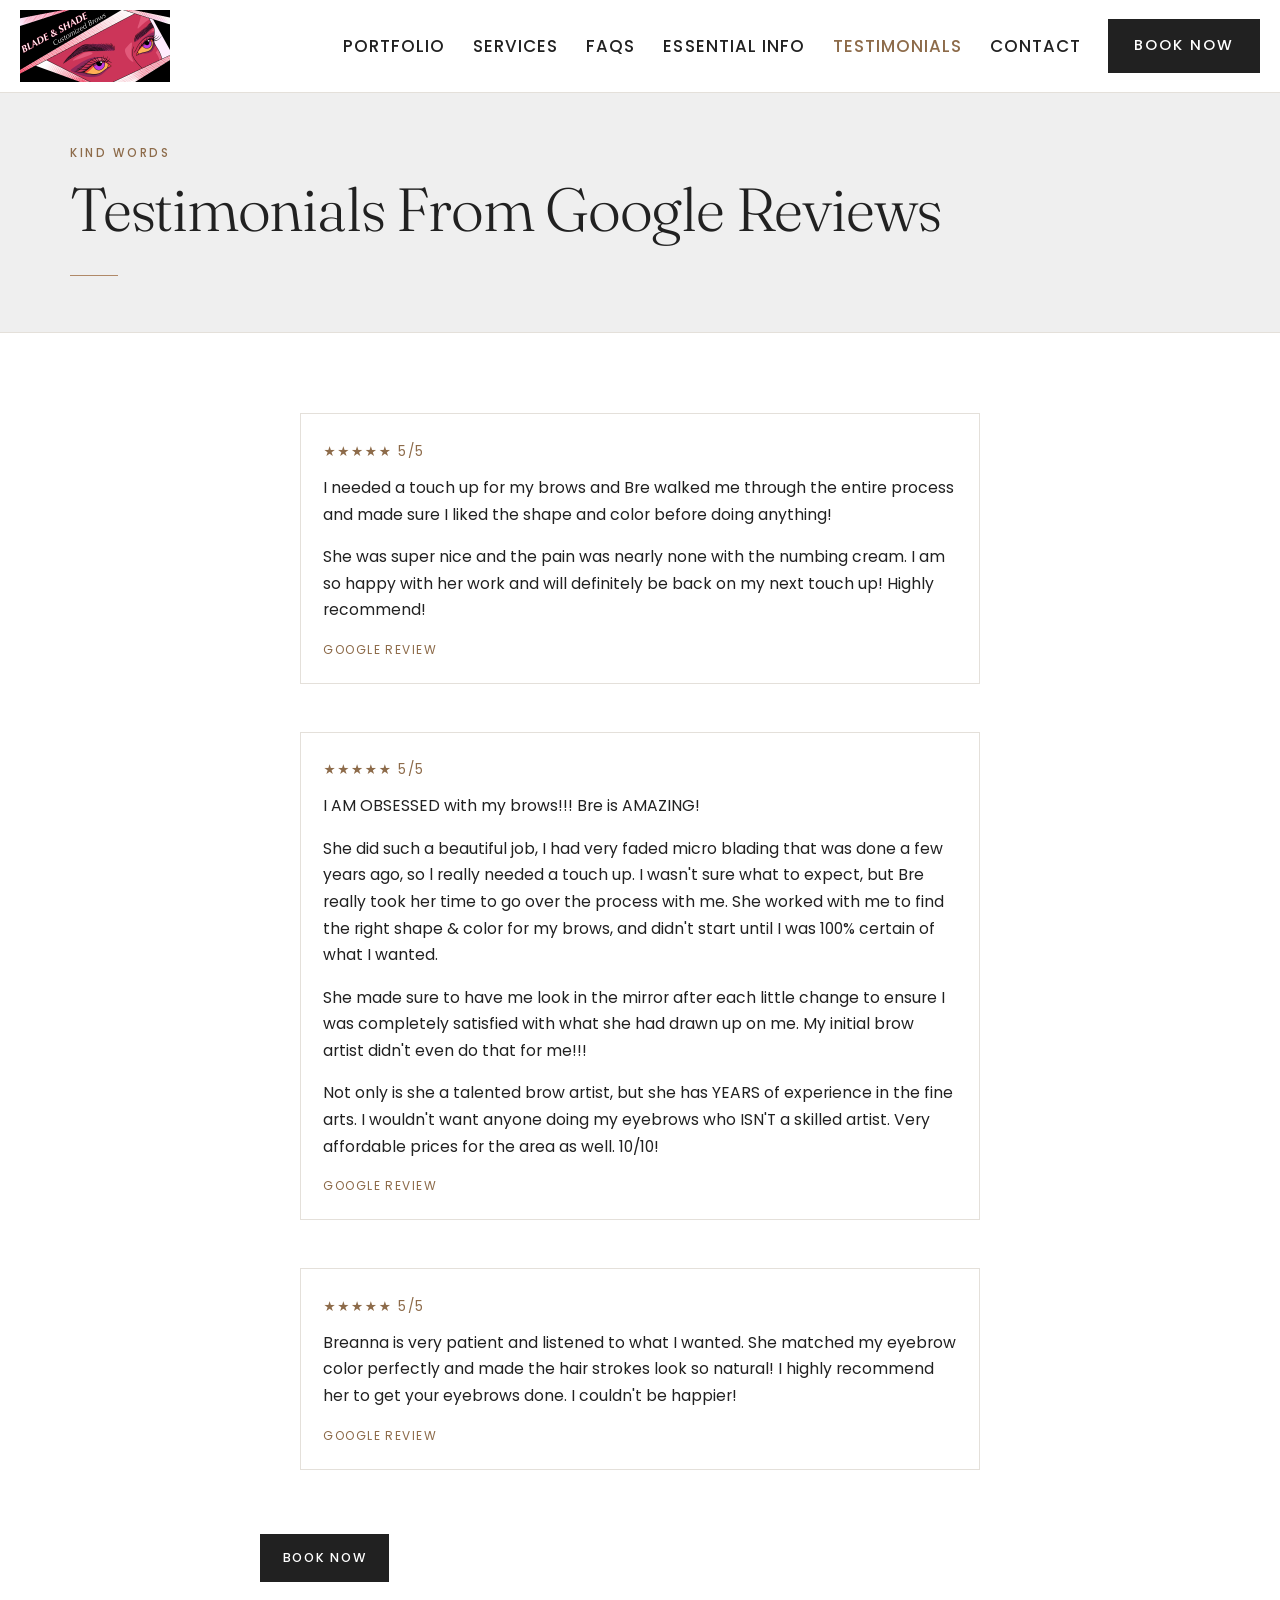
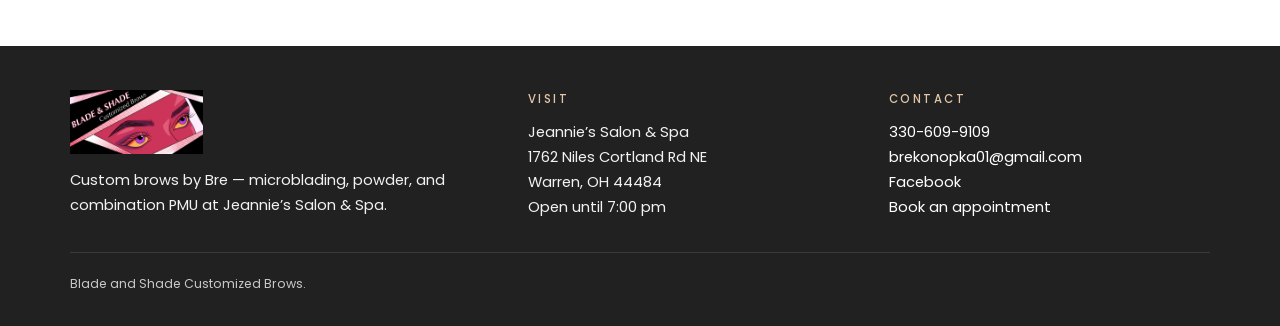
<file: site/testimonials.html>
<!DOCTYPE html>
<html lang="en">
<head>
  <meta charset="utf-8">
  <meta name="viewport" content="width=device-width, initial-scale=1">
  <title>Testimonials | Blade and Shade</title>
  <meta name="description" content="5/5 Google reviews for Bre at Blade and Shade Customized Brows.">
  <link rel="canonical" href="https://www.bladeandshadepmu.com/testimonials">
  <meta property="og:title" content="Testimonials | Blade and Shade">
  <meta property="og:description" content="5/5 Google reviews for Bre at Blade and Shade Customized Brows.">
  <meta property="og:type" content="website">
  <meta property="og:image" content="assets/img/logo.png">
  <meta name="theme-color" content="#212121">
  <link rel="icon" href="assets/img/favicon.ico" sizes="any">
  <link rel="icon" href="assets/img/favicon-32.png" type="image/png" sizes="32x32">
  <link rel="icon" href="assets/img/site-icon-48.png" type="image/png" sizes="48x48">
  <link rel="icon" href="assets/img/site-icon-192.png" type="image/png" sizes="192x192">
  <link rel="apple-touch-icon" href="assets/img/apple-touch-icon.png">
  <link rel="preconnect" href="https://fonts.googleapis.com">
  <link rel="preconnect" href="https://fonts.gstatic.com" crossorigin>
  <link href="https://fonts.googleapis.com/css2?family=Fraunces:opsz,wght@9..144,300;9..144,400;9..144,500&family=Poppins:wght@300;400;500;600&display=swap" rel="stylesheet">
  <link rel="stylesheet" href="assets/css/styles.css">
  
</head>
<body>
  <header class="site-header">
    <div class="header-inner">
      <a class="logo" href="index.html"><img src="assets/img/logo-header.png" alt="Blade and Shade"></a>
      <nav class="nav" aria-label="Primary">
      <a href="portfolio.html">Portfolio</a>
      <a href="services.html">Services</a>
      <a href="faqs.html">FAQs</a>
      <a href="info.html">Essential Info</a>
      <a href="testimonials.html" aria-current="page">Testimonials</a>
      <a href="contact.html">Contact</a>
      </nav>
      <a class="btn header-cta" href="contact.html">Book now</a>
      <button class="menu-btn" type="button" aria-expanded="false" aria-controls="mobile-nav">Menu</button>
    </div>
    <nav class="mobile-nav" id="mobile-nav" hidden>
      <a href="portfolio.html">Portfolio</a>
      <a href="services.html">Services</a>
      <a href="faqs.html">FAQs</a>
      <a href="info.html">Essential Info</a>
      <a href="testimonials.html" aria-current="page">Testimonials</a>
      <a href="contact.html">Contact</a>
      <a class="btn" href="contact.html">Book now</a>
    </nav>
  </header>
  <section class="page-hero">
    <div class="wrap">
      <span class="eyebrow">Kind words</span>
      <h1>Testimonials From Google Reviews</h1>
      <hr class="rule">
      
    </div>
  </section>

  <section class="section">
    <div class="wrap cards cols-1" style="max-width:760px;margin-inline:auto">
        <blockquote class="quote">
          <div class="stars">★★★★★ 5/5</div>
          <p>I needed a touch up for my brows and Bre walked me through the entire process and made sure I liked the shape and color before doing anything!</p><p>She was super nice and the pain was nearly none with the numbing cream. I am so happy with her work and will definitely be back on my next touch up! Highly recommend!</p>
          <footer>Google review</footer>
        </blockquote>
        <blockquote class="quote">
          <div class="stars">★★★★★ 5/5</div>
          <p>I AM OBSESSED with my brows!!! Bre is AMAZING!</p><p>She did such a beautiful job, I had very faded micro blading that was done a few years ago, so l really needed a touch up. I wasn&#x27;t sure what to expect, but Bre really took her time to go over the process with me. She worked with me to find the right shape &amp; color for my brows, and didn&#x27;t start until I was 100% certain of what I wanted.</p><p>She made sure to have me look in the mirror after each little change to ensure I was completely satisfied with what she had drawn up on me. My initial brow artist didn&#x27;t even do that for me!!!</p><p>Not only is she a talented brow artist, but she has YEARS of experience in the fine arts. I wouldn&#x27;t want anyone doing my eyebrows who ISN&#x27;T a skilled artist. Very affordable prices for the area as well. 10/10!</p>
          <footer>Google review</footer>
        </blockquote>
        <blockquote class="quote">
          <div class="stars">★★★★★ 5/5</div>
          <p>Breanna is very patient and listened to what I wanted. She matched my eyebrow color perfectly and made the hair strokes look so natural! I highly recommend her to get your eyebrows done. I couldn&#x27;t be happier!</p>
          <footer>Google review</footer>
        </blockquote>
      <div class="btn-row mt">
        <a class="btn" href="contact.html">Book now</a>
      </div>
    </div>
  </section>
  <div id="site-footer"></div>
  <script src="assets/js/site.js"></script>
</body>
</html>
</file>
<file: site/assets/css/styles.css>
/* Blade and Shade — editorial salon, mobile-first */
:root {
  --ink: #212121;
  --paper: #ffffff;
  --mist: #efefef;
  --gold: #b08968;
  --gold-deep: #8d6b4a;
  --ink-soft: #4a4a4a;
  --line: #e4e0da;
  --max: 1140px;
  --header: 92px;
}

*,
*::before,
*::after { box-sizing: border-box; }

html { scroll-behavior: smooth; }

body {
  margin: 0;
  color: var(--ink);
  background: var(--paper);
  font-family: "Poppins", system-ui, sans-serif;
  font-weight: 400;
  font-size: 16px;
  line-height: 1.7;
  -webkit-font-smoothing: antialiased;
}

img { max-width: 100%; height: auto; display: block; }
a { color: inherit; }
button, input, textarea, select { font: inherit; color: inherit; border-radius: 0; }

h1, h2, h3, .serif {
  font-family: "Fraunces", Georgia, serif;
  font-weight: 300;
  line-height: 1.15;
  letter-spacing: -0.02em;
  margin: 0 0 0.5em;
}

h1 { font-size: clamp(2.1rem, 6vw, 3.8rem); }
h2 { font-size: clamp(1.7rem, 4vw, 2.6rem); }
h3 { font-size: clamp(1.25rem, 2.4vw, 1.55rem); }

p { margin: 0 0 1em; }
p:last-child { margin-bottom: 0; }

.wrap {
  width: min(var(--max), calc(100% - 2rem));
  margin-inline: auto;
}

.eyebrow {
  display: block;
  font-size: 0.72rem;
  font-weight: 500;
  letter-spacing: 0.22em;
  text-transform: uppercase;
  color: var(--gold-deep);
  margin-bottom: 0.7rem;
}

.eyebrow-lg {
  font-size: 0.92rem;
  letter-spacing: 0.18em;
}

.rule {
  width: 48px;
  height: 1px;
  background: var(--gold);
  border: 0;
  margin: 1.25rem 0 1.5rem;
}

/* Buttons */
.btn {
  display: inline-flex;
  align-items: center;
  justify-content: center;
  gap: 0.5rem;
  min-height: 48px;
  padding: 0.7rem 1.35rem;
  border: 1px solid var(--ink);
  background: var(--ink);
  color: var(--paper);
  text-decoration: none;
  font-size: 0.78rem;
  font-weight: 500;
  letter-spacing: 0.14em;
  text-transform: uppercase;
  border-radius: 0;
  transition: background 0.2s ease, color 0.2s ease, border-color 0.2s ease;
  cursor: pointer;
}

.btn:hover { background: #000; }

.btn-ghost {
  background: transparent;
  color: var(--ink);
}

.btn-ghost:hover {
  background: var(--ink);
  color: var(--paper);
}

.btn-light {
  background: var(--paper);
  color: var(--ink);
  border-color: var(--paper);
}

.btn-light:hover {
  background: transparent;
  color: var(--paper);
}

.btn-row { display: flex; flex-wrap: wrap; gap: 0.75rem; }

/* Header */
.site-header {
  position: sticky;
  top: 0;
  z-index: 40;
  background: rgba(255,255,255,0.94);
  backdrop-filter: blur(10px);
  border-bottom: 1px solid var(--line);
}

.header-inner {
  width: min(1240px, calc(100% - 1.5rem));
  margin-inline: auto;
  min-height: var(--header);
  display: flex;
  align-items: center;
  gap: 1rem;
}

.logo img {
  height: 58px;
  width: auto;
}

.nav {
  display: none;
  margin-left: auto;
  align-items: center;
  gap: 1.45rem;
}

.nav a {
  text-decoration: none;
  font-size: 1.05rem;
  font-weight: 500;
  letter-spacing: 0.06em;
  text-transform: uppercase;
  color: var(--ink);
  padding: 0.45rem 0.15rem;
}

.nav a:hover,
.nav a[aria-current="page"] { color: var(--gold-deep); }

.header-cta {
  display: none;
  margin-left: 0.55rem;
  min-height: 52px;
  padding: 0.85rem 1.55rem;
  font-size: 0.92rem;
}

.menu-btn {
  margin-left: auto;
  background: none;
  border: 1px solid var(--ink);
  min-width: 56px;
  min-height: 48px;
  padding: 0 0.95rem;
  letter-spacing: 0.12em;
  text-transform: uppercase;
  font-size: 0.85rem;
  font-weight: 500;
}

.mobile-nav {
  display: none;
  border-top: 1px solid var(--line);
  background: var(--paper);
  padding: 0.5rem 1.25rem 1.25rem;
}

.mobile-nav.open { display: block; }

.mobile-nav a {
  display: block;
  padding: 0.95rem 0;
  text-decoration: none;
  border-bottom: 1px solid var(--mist);
  font-size: 1.12rem;
  letter-spacing: 0.04em;
}

.mobile-nav .btn { margin-top: 1rem; width: 100%; }

@media (min-width: 980px) {
  .nav, .header-cta { display: flex; }
  .menu-btn, .mobile-nav { display: none !important; }
  .logo img { height: 72px; }
}

/* Hero */
.hero {
  position: relative;
  min-height: min(82vh, 720px);
  display: grid;
  place-items: end start;
  color: #fff;
  background: #1a1a1a center/cover no-repeat;
}

.hero::after {
  content: "";
  position: absolute;
  inset: 0;
  background: linear-gradient(180deg, rgba(20,20,20,0.28) 0%, rgba(20,20,20,0.55) 100%);
}

.hero-inner {
  position: relative;
  z-index: 1;
  width: min(var(--max), calc(100% - 2rem));
  margin: 0 auto;
  padding: 5rem 0 3.25rem;
}

.hero h1 { color: #fff; max-width: 16ch; }
.hero p { max-width: 36ch; color: #f3f3f3; font-size: 1.05rem; }

/* Sections */
.section { padding: 4rem 0; }
.section-mist { background: var(--mist); }
.section-tight { padding: 3rem 0; }

.page-hero {
  padding: 3.2rem 0 2rem;
  background: var(--mist);
  border-bottom: 1px solid var(--line);
}

.split {
  display: grid;
  gap: 2.25rem;
  align-items: center;
}

@media (min-width: 800px) {
  .split { grid-template-columns: 0.9fr 1.1fr; gap: 4rem; }
  .split.reverse { grid-template-columns: 1.1fr 0.9fr; }
  .split.reverse .copy { order: -1; }
}

.portrait {
  width: 100%;
  aspect-ratio: 4 / 5;
  object-fit: cover;
  background: var(--mist);
}

.lede { font-size: 1.05rem; color: var(--ink-soft); }

/* Cards / services */
.cards {
  display: grid;
  gap: 1rem;
}

@media (min-width: 700px) {
  .cards.cols-3 { grid-template-columns: repeat(3, 1fr); }
  .cards.cols-2 { grid-template-columns: repeat(2, 1fr); }
}

.card {
  background: var(--paper);
  border: 1px solid var(--line);
  padding: 1.5rem 1.4rem 1.6rem;
}

.card .meta {
  display: flex;
  flex-wrap: wrap;
  gap: 0.4rem 1rem;
  font-size: 0.82rem;
  letter-spacing: 0.04em;
  text-transform: uppercase;
  color: var(--gold-deep);
  margin: 0.35rem 0 0.9rem;
}

.price { font-weight: 500; }

.service {
  display: grid;
  gap: 0.4rem;
  padding: 1.75rem 0;
  border-bottom: 1px solid var(--line);
}

.service:first-child { border-top: 1px solid var(--line); }

.service-top {
  display: flex;
  flex-wrap: wrap;
  justify-content: space-between;
  gap: 0.4rem 1.2rem;
  align-items: baseline;
}

.service h3 { margin: 0; }
.service .amt {
  font-family: "Fraunces", Georgia, serif;
  font-size: 1.45rem;
  font-weight: 300;
}

/* FAQ */
.faq details {
  border-bottom: 1px solid var(--line);
  padding: 0.15rem 0;
}

.faq details:first-of-type { border-top: 1px solid var(--line); }

.faq summary {
  cursor: pointer;
  list-style: none;
  padding: 1.15rem 1.6rem 1.15rem 0;
  font-family: "Fraunces", Georgia, serif;
  font-size: 1.15rem;
  font-weight: 300;
  position: relative;
}

.faq summary::-webkit-details-marker { display: none; }

.faq summary::after {
  content: "+";
  position: absolute;
  right: 0;
  top: 1.1rem;
  color: var(--gold-deep);
  font-family: "Poppins", sans-serif;
  font-size: 1.2rem;
}

.faq details[open] summary::after { content: "–"; }

.faq .answer {
  padding: 0 0 1.25rem;
  color: var(--ink-soft);
}

.faq ul { padding-left: 1.15rem; margin: 0.4rem 0 0; }
.faq li { margin: 0.4rem 0; }

/* Quotes */
.quote {
  background: var(--paper);
  border: 1px solid var(--line);
  padding: 1.6rem 1.4rem 1.4rem;
}

.stars {
  color: var(--gold-deep);
  letter-spacing: 0.12em;
  font-size: 0.85rem;
  margin-bottom: 0.75rem;
}

.quote p { font-size: 0.98rem; }
.quote footer {
  margin-top: 1rem;
  font-size: 0.75rem;
  letter-spacing: 0.12em;
  text-transform: uppercase;
  color: var(--gold-deep);
}

/* Gallery */
.gallery {
  columns: 1;
  column-gap: 0.85rem;
}

.gallery img {
  width: 100%;
  margin: 0 0 0.85rem;
  background: var(--mist);
}

@media (min-width: 640px) { .gallery { columns: 2; } }
@media (min-width: 980px) { .gallery { columns: 3; } }

/* Contact */
.contact-grid {
  display: grid;
  gap: 2.5rem;
}

@media (min-width: 800px) {
  .contact-grid { grid-template-columns: 0.9fr 1.1fr; }
}

.vcard p { margin: 0 0 0.45rem; }

form {
  display: grid;
  gap: 0.85rem;
}

label {
  font-size: 0.72rem;
  letter-spacing: 0.14em;
  text-transform: uppercase;
  font-weight: 500;
}

input, textarea {
  width: 100%;
  border: 1px solid var(--line);
  background: var(--paper);
  padding: 0.75rem 0.8rem;
  border-radius: 0;
}

input:focus, textarea:focus {
  outline: 1px solid var(--ink);
  border-color: var(--ink);
}

textarea { min-height: 140px; resize: vertical; }

.form-note {
  font-size: 0.85rem;
  color: var(--ink-soft);
}

/* Policies */
.policies {
  display: grid;
  gap: 1rem;
}

.policy {
  background: var(--paper);
  border-left: 2px solid var(--gold);
  padding: 1.2rem 1.2rem 1.2rem 1.3rem;
}

/* Afterpay */
.afterpay {
  display: grid;
  gap: 1.75rem;
  align-items: center;
}

@media (min-width: 800px) {
  .afterpay { grid-template-columns: 280px 1fr; gap: 2.5rem; }
}

.afterpay img {
  width: 260px;
  max-width: 100%;
  margin-inline: auto;
}

/* Footer */
.site-footer {
  background: var(--ink);
  color: #f2f2f2;
  padding: 2.75rem 0 2rem;
  font-size: 0.92rem;
}

.site-footer a { color: #fff; text-decoration: none; }
.site-footer a:hover { color: #e4c7a8; }

.footer-grid {
  display: grid;
  gap: 1.6rem;
}

@media (min-width: 800px) {
  .footer-grid {
    grid-template-columns: 1.3fr 1fr 1fr;
    gap: 2.5rem;
  }
}

.footer-brand img {
  height: 64px;
  width: auto;
  margin-bottom: 0.9rem;
}

.legal {
  margin-top: 2rem;
  padding-top: 1.2rem;
  border-top: 1px solid #3a3a3a;
  font-size: 0.78rem;
  color: #c8c8c8;
}

.muted { color: var(--ink-soft); }
.center { text-align: center; }
.mt { margin-top: 2rem; }
</file>
